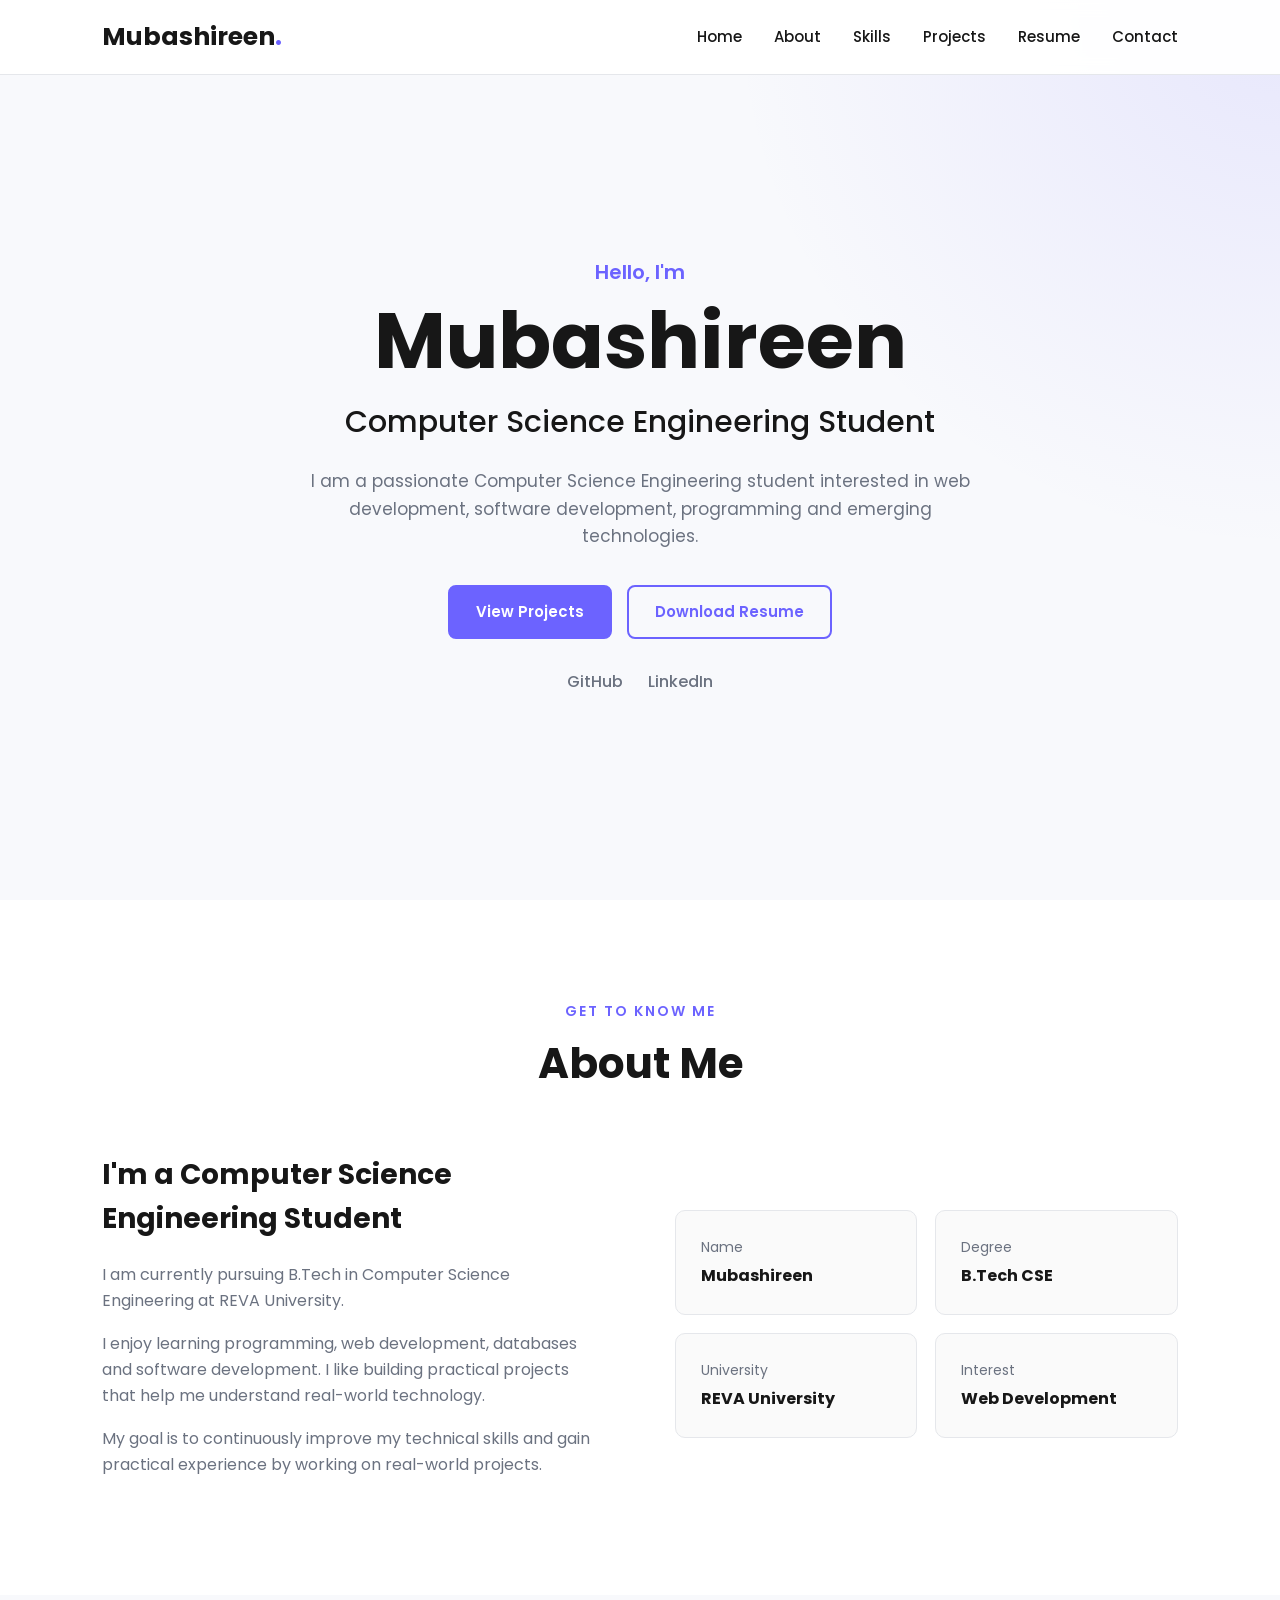
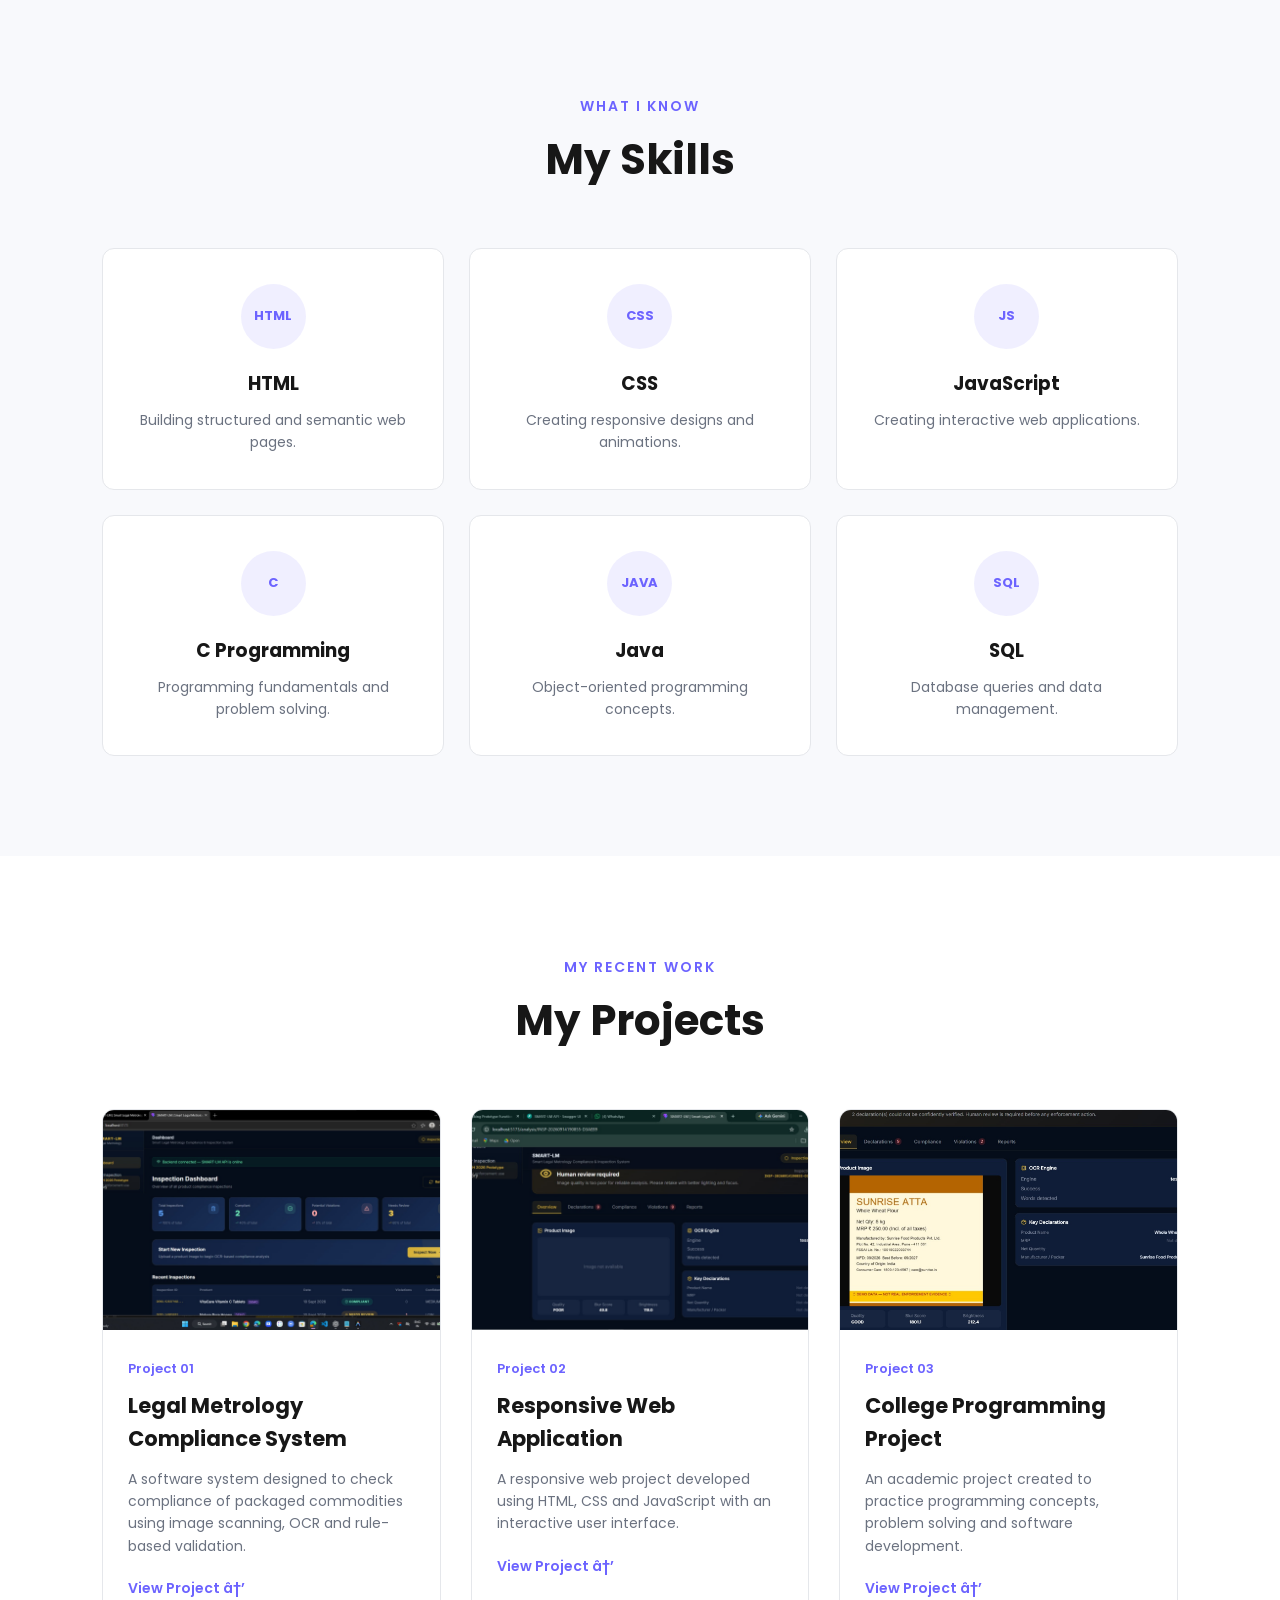
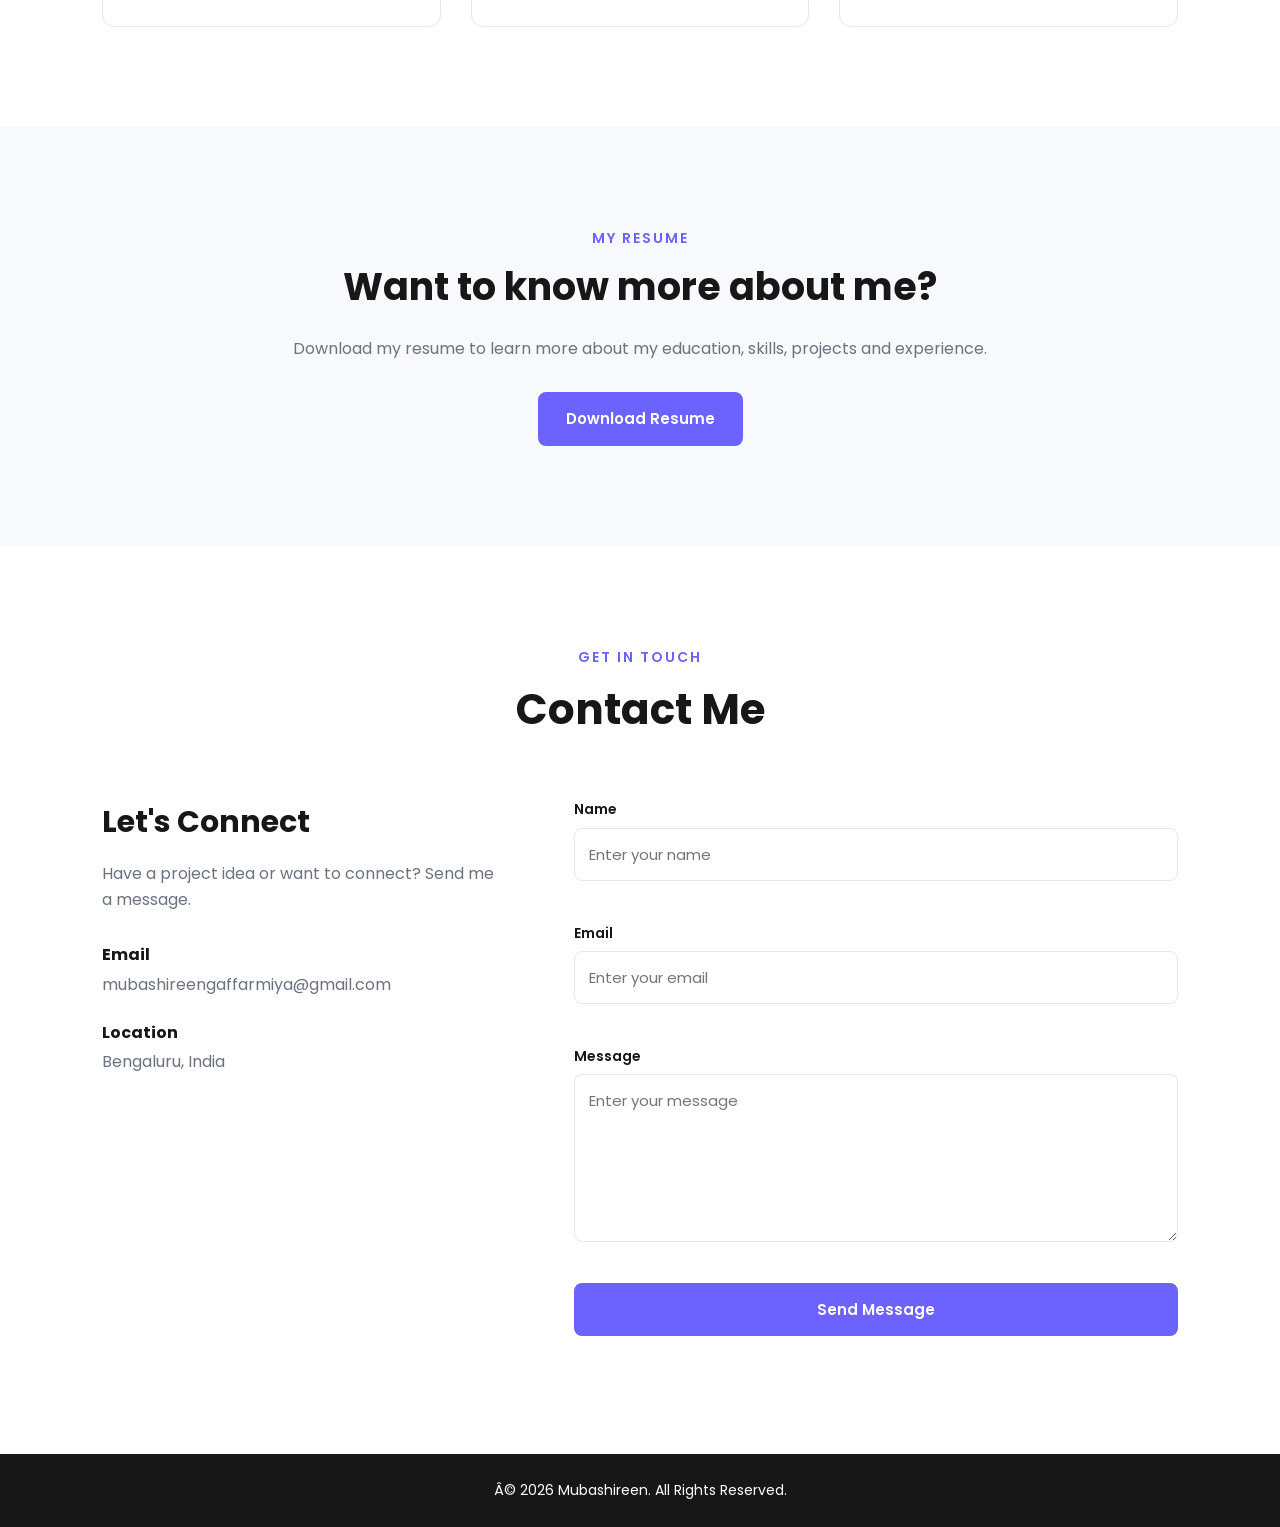
<file: TASK_1_PORTFOLIO/index.html>
﻿<!DOCTYPE html>
<html lang="en">

<head>

    <meta charset="UTF-8">

    <meta name="viewport"
          content="width=device-width, initial-scale=1.0">

    <meta name="description"
          content="Mubashireen - Computer Science Engineering Student Portfolio">

    <title>Mubashireen | Portfolio</title>

    <!-- Google Font -->
    <link rel="preconnect" href="https://fonts.googleapis.com">
    <link rel="preconnect" href="https://fonts.gstatic.com" crossorigin>

    <link href="https://fonts.googleapis.com/css2?family=Poppins:wght@300;400;500;600;700&display=swap"
          rel="stylesheet">

    <!-- CSS -->
    <link rel="stylesheet" href="css/style.css">

</head>


<body>


    <!-- ================================
         NAVIGATION BAR
    ================================= -->

    <header class="header">

        <nav class="navbar">

            <a href="#home" class="logo">
                Mubashireen<span>.</span>
            </a>


            <ul class="nav-links" id="navLinks">

                <li>
                    <a href="#home">Home</a>
                </li>

                <li>
                    <a href="#about">About</a>
                </li>

                <li>
                    <a href="#skills">Skills</a>
                </li>

                <li>
                    <a href="#projects">Projects</a>
                </li>

                <li>
                    <a href="#resume">Resume</a>
                </li>

                <li>
                    <a href="#contact">Contact</a>
                </li>

            </ul>


            <button class="menu-toggle"
                    id="menuToggle"
                    aria-label="Open navigation menu">

                â˜°

            </button>

        </nav>

    </header>



    <!-- ================================
         HOME SECTION
    ================================= -->

    <main>

        <section id="home" class="home section">

            <div class="home-content reveal">

                <p class="intro">
                    Hello, I'm
                </p>


                <h1>
                    Mubashireen
                </h1>


                <h2>
                    Computer Science Engineering Student
                </h2>


                <p class="home-description">

                    I am a passionate Computer Science Engineering
                    student interested in web development, software
                    development, programming and emerging technologies.

                </p>


                <div class="home-buttons">

                    <a href="#projects" class="btn primary-btn">
                        View Projects
                    </a>


                    <a href="resume/resume.pdf"
                       class="btn secondary-btn"
                       download>

                        Download Resume

                    </a>

                </div>


                <div class="social-links">

                    <a href="https://github.com/"
                       target="_blank"
                       rel="noopener noreferrer">

                        GitHub

                    </a>


                    <a href="https://www.linkedin.com/"
                       target="_blank"
                       rel="noopener noreferrer">

                        LinkedIn

                    </a>

                </div>

            </div>

        </section>



        <!-- ================================
             ABOUT SECTION
        ================================= -->

        <section id="about" class="about section">

            <div class="section-heading reveal">

                <p class="section-subtitle">
                    Get To Know Me
                </p>

                <h2>
                    About Me
                </h2>

            </div>


            <div class="about-container">

                <div class="about-text reveal">

                    <h3>
                        I'm a Computer Science Engineering Student
                    </h3>


                    <p>

                        I am currently pursuing B.Tech in Computer
                        Science Engineering at REVA University.

                    </p>


                    <p>

                        I enjoy learning programming, web development,
                        databases and software development. I like
                        building practical projects that help me
                        understand real-world technology.

                    </p>


                    <p>

                        My goal is to continuously improve my technical
                        skills and gain practical experience by working
                        on real-world projects.

                    </p>

                </div>


                <div class="about-details reveal">

                    <div class="detail-box">

                        <span>Name</span>

                        <strong>
                            Mubashireen
                        </strong>

                    </div>


                    <div class="detail-box">

                        <span>Degree</span>

                        <strong>
                            B.Tech CSE
                        </strong>

                    </div>


                    <div class="detail-box">

                        <span>University</span>

                        <strong>
                            REVA University
                        </strong>

                    </div>


                    <div class="detail-box">

                        <span>Interest</span>

                        <strong>
                            Web Development
                        </strong>

                    </div>

                </div>

            </div>

        </section>



        <!-- ================================
             SKILLS SECTION
        ================================= -->

        <section id="skills" class="skills section">

            <div class="section-heading reveal">

                <p class="section-subtitle">
                    What I Know
                </p>

                <h2>
                    My Skills
                </h2>

            </div>


            <div class="skills-container">


                <div class="skill-card reveal">

                    <div class="skill-icon">
                        HTML
                    </div>

                    <h3>
                        HTML
                    </h3>

                    <p>
                        Building structured and semantic web pages.
                    </p>

                </div>



                <div class="skill-card reveal">

                    <div class="skill-icon">
                        CSS
                    </div>

                    <h3>
                        CSS
                    </h3>

                    <p>
                        Creating responsive designs and animations.
                    </p>

                </div>



                <div class="skill-card reveal">

                    <div class="skill-icon">
                        JS
                    </div>

                    <h3>
                        JavaScript
                    </h3>

                    <p>
                        Creating interactive web applications.
                    </p>

                </div>



                <div class="skill-card reveal">

                    <div class="skill-icon">
                        C
                    </div>

                    <h3>
                        C Programming
                    </h3>

                    <p>
                        Programming fundamentals and problem solving.
                    </p>

                </div>



                <div class="skill-card reveal">

                    <div class="skill-icon">
                        JAVA
                    </div>

                    <h3>
                        Java
                    </h3>

                    <p>
                        Object-oriented programming concepts.
                    </p>

                </div>



                <div class="skill-card reveal">

                    <div class="skill-icon">
                        SQL
                    </div>

                    <h3>
                        SQL
                    </h3>

                    <p>
                        Database queries and data management.
                    </p>

                </div>


            </div>

        </section>



        <!-- ================================
             PROJECTS SECTION
        ================================= -->

        <section id="projects" class="projects section">

            <div class="section-heading reveal">

                <p class="section-subtitle">
                    My Recent Work
                </p>

                <h2>
                    My Projects
                </h2>

            </div>


            <div class="projects-container">


                <!-- PROJECT 1 -->

                <article class="project-card reveal">

                    <div class="project-image">

                        <img src="images/project1.jpeg"
                             alt="Legal Metrology Compliance System">

                    </div>


                    <div class="project-content">

                        <span class="project-number">
                            Project 01
                        </span>


                        <h3>
                            Legal Metrology Compliance System
                        </h3>


                        <p>

                            A software system designed to check
                            compliance of packaged commodities using
                            image scanning, OCR and rule-based
                            validation.

                        </p>


                        <!-- <a href="#"
                           class="project-link"> -->
                            <a href="https://github.com/Mubashireengaffarmiya/SIH_PROJECT"
                                target="_blank"
                                rel="noopener noreferrer"
                                class="project-link">

                            View Project â†’

                        </a>

                    </div>

                </article>



                <!-- PROJECT 2 -->

                <article class="project-card reveal">

                    <div class="project-image">

                        <img src="images/project2.jpeg"
                             alt="Web Development Project">

                    </div>


                    <div class="project-content">

                        <span class="project-number">
                            Project 02
                        </span>


                        <h3>
                            Responsive Web Application
                        </h3>


                        <p>

                            A responsive web project developed using
                            HTML, CSS and JavaScript with an interactive
                            user interface.

                        </p>


                        <a href="#"
                           class="project-link">

                            View Project â†’

                        </a>

                    </div>

                </article>



                <!-- PROJECT 3 -->

                <article class="project-card reveal">

                    <div class="project-image">

                        <img src="images/project3.jpeg"
                             alt="College Programming Project">

                    </div>


                    <div class="project-content">

                        <span class="project-number">
                            Project 03
                        </span>


                        <h3>
                            College Programming Project
                        </h3>


                        <p>

                            An academic project created to practice
                            programming concepts, problem solving and
                            software development.

                        </p>


                        <a href="#"
                           class="project-link">

                            View Project â†’

                        </a>

                    </div>

                </article>


            </div>

        </section>



        <!-- ================================
             RESUME SECTION
        ================================= -->

        <section id="resume" class="resume section">

            <div class="resume-container reveal">

                <p class="section-subtitle">
                    My Resume
                </p>


                <h2>
                    Want to know more about me?
                </h2>


                <p>

                    Download my resume to learn more about my
                    education, skills, projects and experience.

                </p>


                <a href="resume/resume.pdf"
                   class="btn primary-btn"
                   download>

                    Download Resume

                </a>

            </div>

        </section>



        <!-- ================================
             CONTACT SECTION
        ================================= -->

        <section id="contact" class="contact section">

            <div class="section-heading reveal">

                <p class="section-subtitle">
                    Get In Touch
                </p>

                <h2>
                    Contact Me
                </h2>

            </div>


            <div class="contact-container">


                <div class="contact-info reveal">

                    <h3>
                        Let's Connect
                    </h3>


                    <p>

                        Have a project idea or want to connect?
                        Send me a message.

                    </p>


                    <div class="contact-item">

                        <strong>Email</strong>

                        <span>
                            mubashireengaffarmiya@gmail.com
                        </span>

                    </div>


                    <div class="contact-item">

                        <strong>Location</strong>

                        <span>
                            Bengaluru, India
                        </span>

                    </div>

                </div>



                <form id="contactForm"
                      class="contact-form reveal"
                      novalidate>


                    <div class="form-group">

                        <label for="name">
                            Name
                        </label>

                        <input type="text"
                               id="name"
                               name="name"
                               placeholder="Enter your name">

                        <small id="nameError"></small>

                    </div>



                    <div class="form-group">

                        <label for="email">
                            Email
                        </label>

                        <input type="email"
                               id="email"
                               name="email"
                               placeholder="Enter your email">

                        <small id="emailError"></small>

                    </div>



                    <div class="form-group">

                        <label for="message">
                            Message
                        </label>

                        <textarea id="message"
                                  name="message"
                                  rows="6"
                                  placeholder="Enter your message"></textarea>

                        <small id="messageError"></small>

                    </div>


                    <button type="submit"
                            class="btn primary-btn">

                        Send Message

                    </button>


                    <p id="formMessage"
                       class="form-message">
                    </p>

                </form>

            </div>

        </section>

    </main>



    <!-- ================================
         FOOTER
    ================================= -->

    <footer class="footer">

        <p>

            Â© <span id="year"></span>
            Mubashireen. All Rights Reserved.

        </p>

    </footer>



    <!-- JavaScript -->
    <script src="js/script.js"></script>

</body>

</html>
</file>
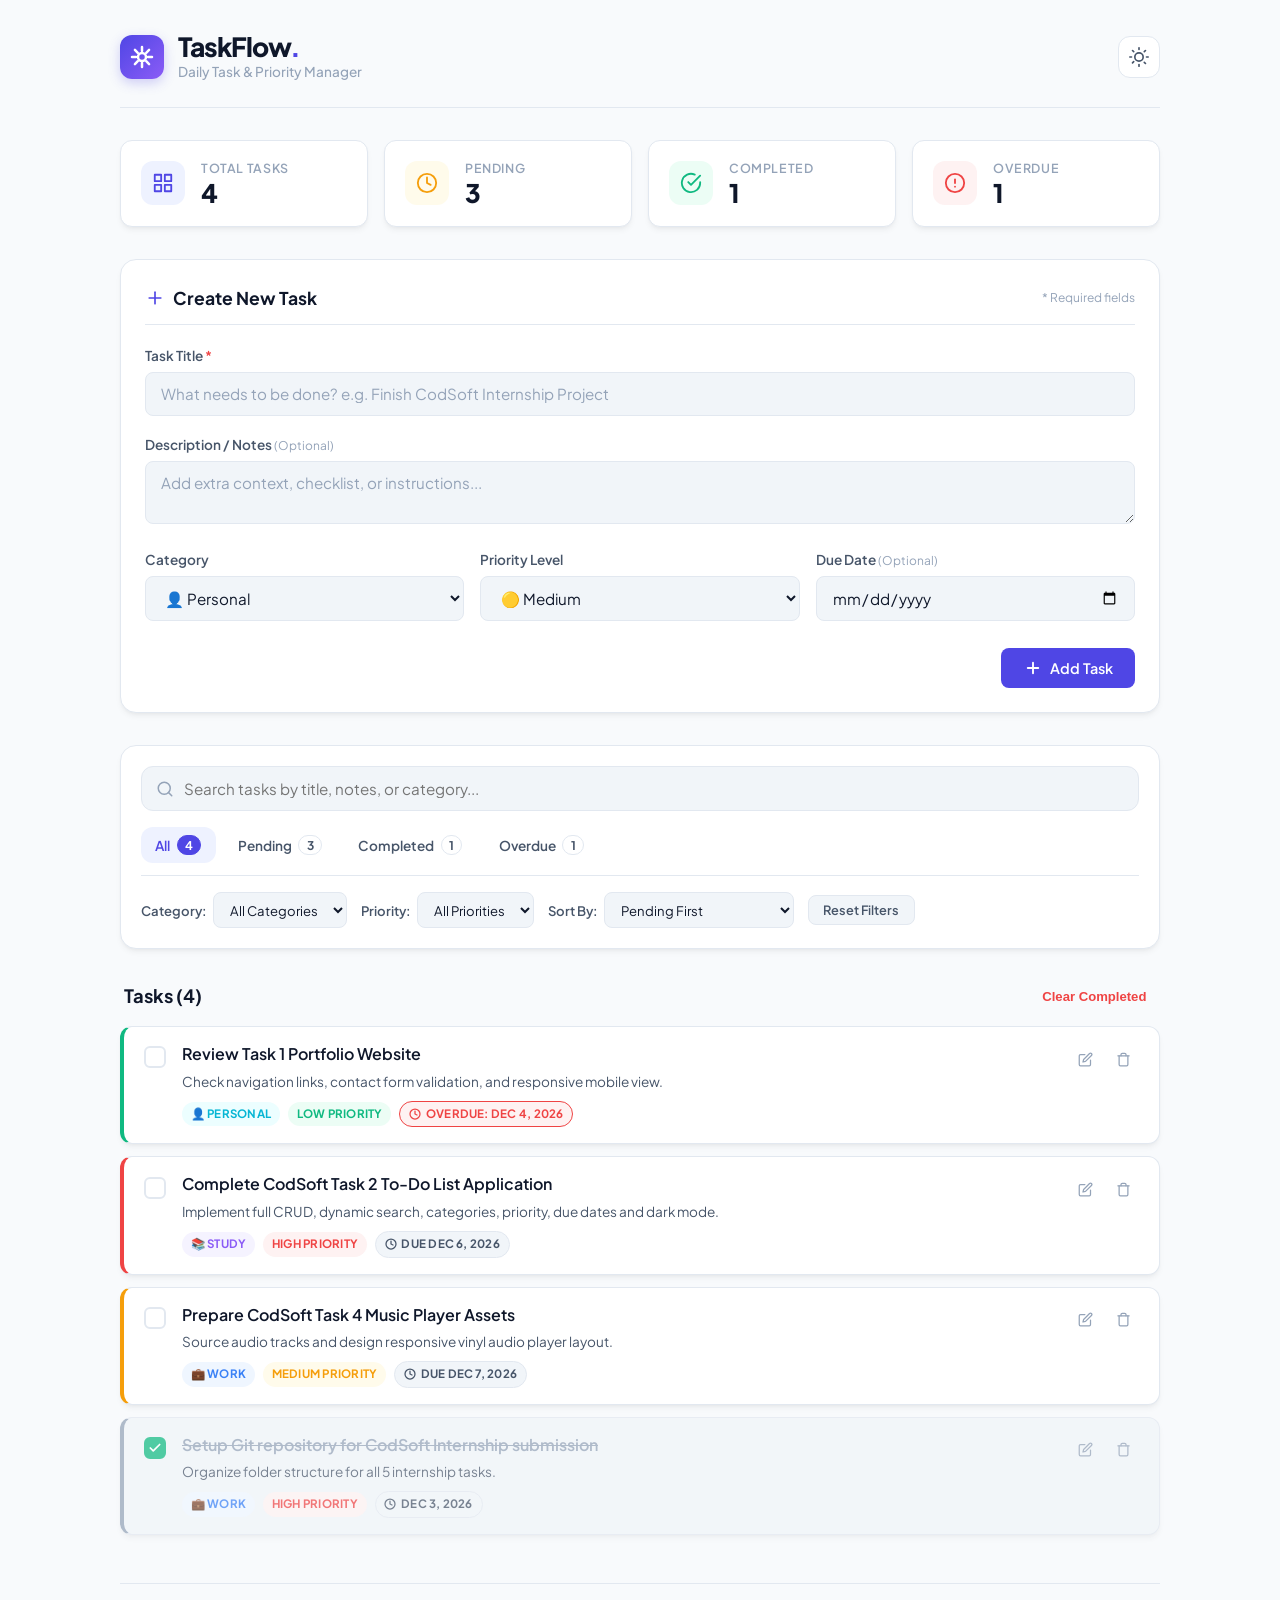
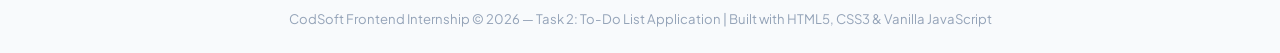
<file: TASK_2_TODO/index.html>
<!DOCTYPE html>
<html lang="en" data-theme="light">
<head>
    <meta charset="UTF-8">
    <meta name="viewport" content="width=device-width, initial-scale=1.0">
    <meta name="description" content="TaskFlow - A modern, responsive To-Do List and Task Management application with categories, priorities, due dates, and dark mode.">
    <title>TaskFlow | CodSoft Task 2</title>

    <!-- Google Fonts -->
    <link rel="preconnect" href="https://fonts.googleapis.com">
    <link rel="preconnect" href="https://fonts.gstatic.com" crossorigin>
    <link href="https://fonts.googleapis.com/css2?family=Plus+Jakarta+Sans:wght@300;400;500;600;700;800&display=swap" rel="stylesheet">

    <!-- CSS Stylesheet -->
    <link rel="stylesheet" href="css/style.css">
</head>
<body>
    <!-- App Container -->
    <div class="app-wrapper">
        <!-- Header -->
        <header class="app-header">
            <div class="header-container">
                <div class="brand">
                    <div class="logo-icon" aria-hidden="true">
                        <svg width="24" height="24" viewBox="0 0 24 24" fill="none" stroke="currentColor" stroke-width="2.5" stroke-linecap="round" stroke-linejoin="round">
                            <path d="M12 2v4M12 18v4M4.93 4.93l2.83 2.83M16.24 16.24l2.83 2.83M2 12h4M18 12h4M4.93 19.07l2.83-2.83M16.24 7.76l2.83-2.83"/>
                            <circle cx="12" cy="12" r="4"/>
                        </svg>
                    </div>
                    <div class="brand-text">
                        <h1 class="app-title">TaskFlow<span>.</span></h1>
                        <p class="app-subtitle">Daily Task & Priority Manager</p>
                    </div>
                </div>

                <div class="header-actions">
                    <!-- Theme Toggle -->
                    <button id="themeToggleBtn" class="theme-toggle-btn" aria-label="Toggle dark mode" title="Switch theme">
                        <svg class="sun-icon" width="20" height="20" viewBox="0 0 24 24" fill="none" stroke="currentColor" stroke-width="2" stroke-linecap="round" stroke-linejoin="round">
                            <circle cx="12" cy="12" r="5"></circle>
                            <line x1="12" y1="1" x2="12" y2="3"></line>
                            <line x1="12" y1="21" x2="12" y2="23"></line>
                            <line x1="4.22" y1="4.22" x2="5.64" y2="5.64"></line>
                            <line x1="18.36" y1="18.36" x2="19.78" y2="19.78"></line>
                            <line x1="1" y1="12" x2="3" y2="12"></line>
                            <line x1="21" y1="12" x2="23" y2="12"></line>
                            <line x1="4.22" y1="19.07" x2="5.64" y2="17.64"></line>
                            <line x1="18.36" y1="5.64" x2="19.78" y2="4.22"></line>
                        </svg>
                        <svg class="moon-icon" width="20" height="20" viewBox="0 0 24 24" fill="none" stroke="currentColor" stroke-width="2" stroke-linecap="round" stroke-linejoin="round">
                            <path d="M21 12.79A9 9 0 1 1 11.21 3 7 7 0 0 0 21 12.79z"></path>
                        </svg>
                    </button>
                </div>
            </div>
        </header>

        <!-- Main Content -->
        <main class="main-content">
            <!-- Stats Dashboard Bar -->
            <section class="stats-section" aria-label="Task statistics">
                <div class="stat-card" data-filter="all" id="statCardTotal" role="button" tabindex="0" title="Click to show all tasks">
                    <div class="stat-icon total-icon" aria-hidden="true">
                        <svg width="22" height="22" viewBox="0 0 24 24" fill="none" stroke="currentColor" stroke-width="2" stroke-linecap="round" stroke-linejoin="round">
                            <rect x="3" y="3" width="7" height="7"></rect>
                            <rect x="14" y="3" width="7" height="7"></rect>
                            <rect x="14" y="14" width="7" height="7"></rect>
                            <rect x="3" y="14" width="7" height="7"></rect>
                        </svg>
                    </div>
                    <div class="stat-info">
                        <span class="stat-label">Total Tasks</span>
                        <span class="stat-value" id="totalTasksCount">0</span>
                    </div>
                </div>

                <div class="stat-card" data-filter="pending" id="statCardPending" role="button" tabindex="0" title="Click to show pending tasks">
                    <div class="stat-icon pending-icon" aria-hidden="true">
                        <svg width="22" height="22" viewBox="0 0 24 24" fill="none" stroke="currentColor" stroke-width="2" stroke-linecap="round" stroke-linejoin="round">
                            <circle cx="12" cy="12" r="10"></circle>
                            <polyline points="12 6 12 12 16 14"></polyline>
                        </svg>
                    </div>
                    <div class="stat-info">
                        <span class="stat-label">Pending</span>
                        <span class="stat-value" id="pendingTasksCount">0</span>
                    </div>
                </div>

                <div class="stat-card" data-filter="completed" id="statCardCompleted" role="button" tabindex="0" title="Click to show completed tasks">
                    <div class="stat-icon completed-icon" aria-hidden="true">
                        <svg width="22" height="22" viewBox="0 0 24 24" fill="none" stroke="currentColor" stroke-width="2" stroke-linecap="round" stroke-linejoin="round">
                            <path d="M22 11.08V12a10 10 0 1 1-5.93-9.14"></path>
                            <polyline points="22 4 12 14.01 9 11.01"></polyline>
                        </svg>
                    </div>
                    <div class="stat-info">
                        <span class="stat-label">Completed</span>
                        <span class="stat-value" id="completedTasksCount">0</span>
                    </div>
                </div>

                <div class="stat-card" data-filter="overdue" id="statCardOverdue" role="button" tabindex="0" title="Click to show overdue tasks">
                    <div class="stat-icon overdue-icon" aria-hidden="true">
                        <svg width="22" height="22" viewBox="0 0 24 24" fill="none" stroke="currentColor" stroke-width="2" stroke-linecap="round" stroke-linejoin="round">
                            <circle cx="12" cy="12" r="10"></circle>
                            <line x1="12" y1="8" x2="12" y2="12"></line>
                            <line x1="12" y1="16" x2="12.01" y2="16"></line>
                        </svg>
                    </div>
                    <div class="stat-info">
                        <span class="stat-label">Overdue</span>
                        <span class="stat-value" id="overdueTasksCount">0</span>
                    </div>
                </div>
            </section>

            <!-- Task Creation Form Card -->
            <section class="task-form-card" aria-labelledby="formHeading">
                <div class="form-header">
                    <h2 id="formHeading" class="form-title">
                        <svg width="20" height="20" viewBox="0 0 24 24" fill="none" stroke="currentColor" stroke-width="2" stroke-linecap="round" stroke-linejoin="round">
                            <line x1="12" y1="5" x2="12" y2="19"></line>
                            <line x1="5" y1="12" x2="19" y2="12"></line>
                        </svg>
                        Create New Task
                    </h2>
                    <span class="required-hint">* Required fields</span>
                </div>

                <form id="taskForm" class="task-form" novalidate>
                    <!-- Title Input -->
                    <div class="form-group full-width">
                        <label for="taskTitle" class="form-label">Task Title <span class="required-star">*</span></label>
                        <div class="input-wrapper">
                            <input 
                                type="text" 
                                id="taskTitle" 
                                class="form-input" 
                                placeholder="What needs to be done? e.g. Finish CodSoft Internship Project" 
                                maxlength="120"
                                autocomplete="off"
                                required
                            >
                        </div>
                        <span class="error-message" id="titleError">Task title is required and cannot be empty.</span>
                    </div>

                    <!-- Description Input -->
                    <div class="form-group full-width">
                        <label for="taskDescription" class="form-label">Description / Notes <span class="optional-tag">(Optional)</span></label>
                        <div class="input-wrapper">
                            <textarea 
                                id="taskDescription" 
                                class="form-input textarea" 
                                rows="2" 
                                placeholder="Add extra context, checklist, or instructions..."
                                maxlength="300"
                            ></textarea>
                        </div>
                    </div>

                    <!-- Meta Options Grid -->
                    <div class="form-grid">
                        <!-- Category -->
                        <div class="form-group">
                            <label for="taskCategory" class="form-label">Category</label>
                            <div class="select-wrapper">
                                <select id="taskCategory" class="form-select">
                                    <option value="Work">💼 Work</option>
                                    <option value="Study">📚 Study</option>
                                    <option value="Personal" selected>👤 Personal</option>
                                    <option value="Health">💪 Health</option>
                                    <option value="Finance">💰 Finance</option>
                                    <option value="Other">📌 Other</option>
                                </select>
                            </div>
                        </div>

                        <!-- Priority -->
                        <div class="form-group">
                            <label for="taskPriority" class="form-label">Priority Level</label>
                            <div class="select-wrapper">
                                <select id="taskPriority" class="form-select">
                                    <option value="Low">🟢 Low</option>
                                    <option value="Medium" selected>🟡 Medium</option>
                                    <option value="High">🔴 High</option>
                                </select>
                            </div>
                        </div>

                        <!-- Due Date -->
                        <div class="form-group">
                            <label for="taskDueDate" class="form-label">Due Date <span class="optional-tag">(Optional)</span></label>
                            <div class="input-wrapper">
                                <input type="date" id="taskDueDate" class="form-input">
                            </div>
                        </div>
                    </div>

                    <!-- Submit Button -->
                    <div class="form-actions">
                        <button type="submit" class="btn btn-primary" id="addTaskBtn">
                            <svg width="18" height="18" viewBox="0 0 24 24" fill="none" stroke="currentColor" stroke-width="2.5" stroke-linecap="round" stroke-linejoin="round">
                                <line x1="12" y1="5" x2="12" y2="19"></line>
                                <line x1="5" y1="12" x2="19" y2="12"></line>
                            </svg>
                            Add Task
                        </button>
                    </div>
                </form>
            </section>

            <!-- Control Bar: Search, Filters & Sorting -->
            <section class="controls-section" aria-label="Task controls and filters">
                <!-- Search Box -->
                <div class="search-box">
                    <div class="search-icon" aria-hidden="true">
                        <svg width="18" height="18" viewBox="0 0 24 24" fill="none" stroke="currentColor" stroke-width="2" stroke-linecap="round" stroke-linejoin="round">
                            <circle cx="11" cy="11" r="8"></circle>
                            <line x1="21" y1="21" x2="16.65" y2="16.65"></line>
                        </svg>
                    </div>
                    <input 
                        type="search" 
                        id="searchInput" 
                        class="search-input" 
                        placeholder="Search tasks by title, notes, or category..."
                        aria-label="Search tasks"
                    >
                    <button type="button" id="clearSearchBtn" class="clear-search-btn" aria-label="Clear search" title="Clear search">
                        ✕
                    </button>
                </div>

                <!-- Status Tabs -->
                <div class="filter-tabs" role="tablist" aria-label="Filter tasks by status">
                    <button class="filter-tab active" data-status="all" role="tab" aria-selected="true">
                        All <span class="tab-badge" id="tabBadgeAll">0</span>
                    </button>
                    <button class="filter-tab" data-status="pending" role="tab" aria-selected="false">
                        Pending <span class="tab-badge" id="tabBadgePending">0</span>
                    </button>
                    <button class="filter-tab" data-status="completed" role="tab" aria-selected="false">
                        Completed <span class="tab-badge" id="tabBadgeCompleted">0</span>
                    </button>
                    <button class="filter-tab" data-status="overdue" role="tab" aria-selected="false">
                        Overdue <span class="tab-badge" id="tabBadgeOverdue">0</span>
                    </button>
                </div>

                <!-- Filters & Sorting Row -->
                <div class="filter-dropdowns">
                    <!-- Filter by Category -->
                    <div class="dropdown-group">
                        <label for="filterCategory" class="dropdown-label">Category:</label>
                        <select id="filterCategory" class="dropdown-select">
                            <option value="all">All Categories</option>
                            <option value="Work">Work</option>
                            <option value="Study">Study</option>
                            <option value="Personal">Personal</option>
                            <option value="Health">Health</option>
                            <option value="Finance">Finance</option>
                            <option value="Other">Other</option>
                        </select>
                    </div>

                    <!-- Filter by Priority -->
                    <div class="dropdown-group">
                        <label for="filterPriority" class="dropdown-label">Priority:</label>
                        <select id="filterPriority" class="dropdown-select">
                            <option value="all">All Priorities</option>
                            <option value="High">High</option>
                            <option value="Medium">Medium</option>
                            <option value="Low">Low</option>
                        </select>
                    </div>

                    <!-- Sort By -->
                    <div class="dropdown-group">
                        <label for="sortBy" class="dropdown-label">Sort By:</label>
                        <select id="sortBy" class="dropdown-select">
                            <option value="pendingFirst">Pending First</option>
                            <option value="dueDateAsc">Due Date (Earliest First)</option>
                            <option value="dueDateDesc">Due Date (Latest First)</option>
                            <option value="priorityHigh">Priority (High to Low)</option>
                            <option value="newest">Newest Created</option>
                            <option value="oldest">Oldest Created</option>
                            <option value="alphabetical">Title (A-Z)</option>
                        </select>
                    </div>

                    <!-- Clear Filters Button -->
                    <button id="resetFiltersBtn" class="btn btn-secondary btn-sm" title="Reset all filters">
                        Reset Filters
                    </button>
                </div>
            </section>

            <!-- Task List Section -->
            <section class="task-list-section" aria-label="Task list">
                <div class="list-header">
                    <h2 class="list-title">Tasks (<span id="visibleTasksCount">0</span>)</h2>
                    <div class="list-actions">
                        <button id="clearCompletedBtn" class="btn-text-danger" title="Remove all completed tasks">
                            Clear Completed
                        </button>
                    </div>
                </div>

                <!-- Task Cards Container -->
                <div id="taskList" class="task-list" role="list">
                    <!-- Tasks will be dynamically inserted here -->
                </div>

                <!-- Empty States -->
                <div id="emptyStateNoTasks" class="empty-state hidden">
                    <div class="empty-icon" aria-hidden="true">
                        <svg width="64" height="64" viewBox="0 0 24 24" fill="none" stroke="currentColor" stroke-width="1.5" stroke-linecap="round" stroke-linejoin="round">
                            <path d="M14 2H6a2 2 0 0 0-2 2v16a2 2 0 0 0 2 2h12a2 2 0 0 0 2-2V8z"></path>
                            <polyline points="14 2 14 8 20 8"></polyline>
                            <line x1="12" y1="18" x2="12" y2="12"></line>
                            <line x1="9" y1="15" x2="15" y2="15"></line>
                        </svg>
                    </div>
                    <h3 class="empty-title">No tasks yet!</h3>
                    <p class="empty-description">Get organized and boost productivity by adding your first task above.</p>
                </div>

                <div id="emptyStateNoResults" class="empty-state hidden">
                    <div class="empty-icon" aria-hidden="true">
                        <svg width="64" height="64" viewBox="0 0 24 24" fill="none" stroke="currentColor" stroke-width="1.5" stroke-linecap="round" stroke-linejoin="round">
                            <circle cx="11" cy="11" r="8"></circle>
                            <line x1="21" y1="21" x2="16.65" y2="16.65"></line>
                        </svg>
                    </div>
                    <h3 class="empty-title">No matching tasks found</h3>
                    <p class="empty-description">Try adjusting your search query, status tab, or active filters.</p>
                    <button id="emptyResetBtn" class="btn btn-primary btn-sm">Reset All Filters</button>
                </div>
            </section>
        </main>

        <!-- Footer -->
        <footer class="app-footer">
            <p>CodSoft Frontend Internship &copy; 2026 — Task 2: To-Do List Application | Built with HTML5, CSS3 &amp; Vanilla JavaScript</p>
        </footer>
    </div>

    <!-- Edit Task Modal -->
    <div id="editModal" class="modal-overlay hidden" role="dialog" aria-modal="true" aria-labelledby="editModalTitle">
        <div class="modal-card">
            <div class="modal-header">
                <h3 id="editModalTitle" class="modal-title">
                    <svg width="20" height="20" viewBox="0 0 24 24" fill="none" stroke="currentColor" stroke-width="2" stroke-linecap="round" stroke-linejoin="round">
                        <path d="M11 4H4a2 2 0 0 0-2 2v14a2 2 0 0 0 2 2h14a2 2 0 0 0 2-2v-7"></path>
                        <path d="M18.5 2.5a2.121 2.121 0 0 1 3 3L12 15l-4 1 1-4 9.5-9.5z"></path>
                    </svg>
                    Edit Task
                </h3>
                <button type="button" class="modal-close-btn" id="closeEditModalBtn" aria-label="Close edit modal">✕</button>
            </div>

            <form id="editTaskForm" novalidate>
                <input type="hidden" id="editTaskId">

                <div class="form-group full-width">
                    <label for="editTaskTitle" class="form-label">Task Title <span class="required-star">*</span></label>
                    <div class="input-wrapper">
                        <input type="text" id="editTaskTitle" class="form-input" maxlength="120" required>
                    </div>
                    <span class="error-message" id="editTitleError">Task title cannot be empty.</span>
                </div>

                <div class="form-group full-width">
                    <label for="editTaskDescription" class="form-label">Description / Notes</label>
                    <div class="input-wrapper">
                        <textarea id="editTaskDescription" class="form-input textarea" rows="2" maxlength="300"></textarea>
                    </div>
                </div>

                <div class="form-grid">
                    <div class="form-group">
                        <label for="editTaskCategory" class="form-label">Category</label>
                        <select id="editTaskCategory" class="form-select">
                            <option value="Work">💼 Work</option>
                            <option value="Study">📚 Study</option>
                            <option value="Personal">👤 Personal</option>
                            <option value="Health">💪 Health</option>
                            <option value="Finance">💰 Finance</option>
                            <option value="Other">📌 Other</option>
                        </select>
                    </div>

                    <div class="form-group">
                        <label for="editTaskPriority" class="form-label">Priority</label>
                        <select id="editTaskPriority" class="form-select">
                            <option value="Low">🟢 Low</option>
                            <option value="Medium">🟡 Medium</option>
                            <option value="High">🔴 High</option>
                        </select>
                    </div>

                    <div class="form-group">
                        <label for="editTaskDueDate" class="form-label">Due Date</label>
                        <input type="date" id="editTaskDueDate" class="form-input">
                    </div>
                </div>

                <div class="modal-actions">
                    <button type="button" class="btn btn-secondary" id="cancelEditBtn">Cancel</button>
                    <button type="submit" class="btn btn-primary" id="saveEditBtn">Save Changes</button>
                </div>
            </form>
        </div>
    </div>

    <!-- Delete Confirmation Modal -->
    <div id="deleteModal" class="modal-overlay hidden" role="dialog" aria-modal="true" aria-labelledby="deleteModalTitle">
        <div class="modal-card modal-sm">
            <div class="modal-header">
                <div class="modal-icon-danger" aria-hidden="true">
                    <svg width="24" height="24" viewBox="0 0 24 24" fill="none" stroke="currentColor" stroke-width="2" stroke-linecap="round" stroke-linejoin="round">
                        <polyline points="3 6 5 6 21 6"></polyline>
                        <path d="M19 6v14a2 2 0 0 1-2 2H7a2 2 0 0 1-2-2V6m3 0V4a2 2 0 0 1 2-2h4a2 2 0 0 1 2 2v2"></path>
                        <line x1="10" y1="11" x2="10" y2="17"></line>
                        <line x1="14" y1="11" x2="14" y2="17"></line>
                    </svg>
                </div>
                <div>
                    <h3 id="deleteModalTitle" class="modal-title">Delete Task?</h3>
                    <p class="modal-subtitle">Are you sure you want to delete this task? This action cannot be undone.</p>
                </div>
            </div>
            <div class="modal-actions">
                <button type="button" class="btn btn-secondary" id="cancelDeleteBtn">Cancel</button>
                <button type="button" class="btn btn-danger" id="confirmDeleteBtn">Delete</button>
            </div>
        </div>
    </div>

    <!-- Toast Notification Container -->
    <div id="toastContainer" class="toast-container" aria-live="polite" aria-atomic="true"></div>

    <!-- JavaScript Application Logic -->
    <script src="js/script.js"></script>
</body>
</html>
</file>
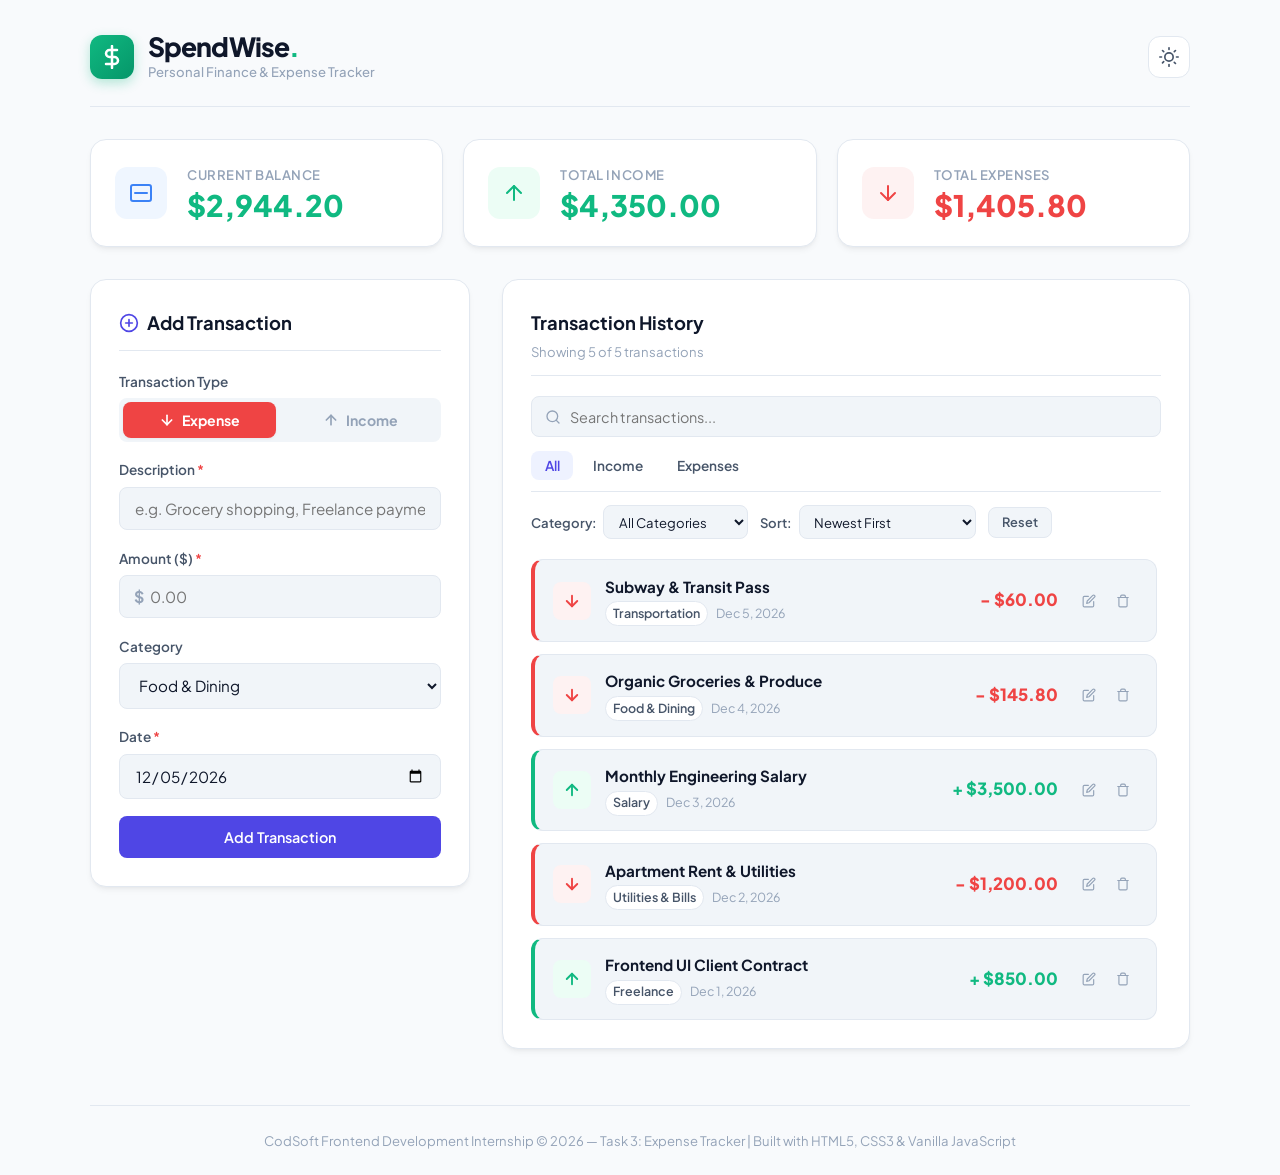
<file: TASK_3_EXPENSE_TRACKER/index.html>
<!DOCTYPE html>
<html lang="en" data-theme="light">
<head>
    <meta charset="UTF-8">
    <meta name="viewport" content="width=device-width, initial-scale=1.0">
    <meta name="description" content="SpendWise - A modern personal expense tracking application. Track income, monitor expenses, and gain financial clarity.">
    <title>SpendWise | CodSoft Task 3 Expense Tracker</title>

    <!-- Google Fonts -->
    <link rel="preconnect" href="https://fonts.googleapis.com">
    <link rel="preconnect" href="https://fonts.gstatic.com" crossorigin>
    <link href="https://fonts.googleapis.com/css2?family=Plus+Jakarta+Sans:wght@300;400;500;600;700;800&display=swap" rel="stylesheet">

    <!-- Stylesheet -->
    <link rel="stylesheet" href="css/style.css">
</head>
<body>
    <div class="app-wrapper">
        <!-- Header -->
        <header class="app-header">
            <div class="header-container">
                <div class="brand">
                    <div class="logo-icon" aria-hidden="true">
                        <svg width="24" height="24" viewBox="0 0 24 24" fill="none" stroke="currentColor" stroke-width="2.5" stroke-linecap="round" stroke-linejoin="round">
                            <line x1="12" y1="1" x2="12" y2="23"></line>
                            <path d="M17 5H9.5a3.5 3.5 0 0 0 0 7h5a3.5 3.5 0 0 1 0 7H6"></path>
                        </svg>
                    </div>
                    <div class="brand-text">
                        <h1 class="app-title">SpendWise<span>.</span></h1>
                        <p class="app-subtitle">Personal Finance &amp; Expense Tracker</p>
                    </div>
                </div>

                <div class="header-actions">
                    <!-- Theme Toggle -->
                    <button id="themeToggleBtn" class="theme-toggle-btn" aria-label="Toggle dark mode" title="Switch theme">
                        <svg class="sun-icon" width="20" height="20" viewBox="0 0 24 24" fill="none" stroke="currentColor" stroke-width="2" stroke-linecap="round" stroke-linejoin="round">
                            <circle cx="12" cy="12" r="5"></circle>
                            <line x1="12" y1="1" x2="12" y2="3"></line>
                            <line x1="12" y1="21" x2="12" y2="23"></line>
                            <line x1="4.22" y1="4.22" x2="5.64" y2="5.64"></line>
                            <line x1="18.36" y1="18.36" x2="19.78" y2="19.78"></line>
                            <line x1="1" y1="12" x2="3" y2="12"></line>
                            <line x1="21" y1="12" x2="23" y2="12"></line>
                            <line x1="4.22" y1="19.07" x2="5.64" y2="17.64"></line>
                            <line x1="18.36" y1="5.64" x2="19.78" y2="4.22"></line>
                        </svg>
                        <svg class="moon-icon" width="20" height="20" viewBox="0 0 24 24" fill="none" stroke="currentColor" stroke-width="2" stroke-linecap="round" stroke-linejoin="round">
                            <path d="M21 12.79A9 9 0 1 1 11.21 3 7 7 0 0 0 21 12.79z"></path>
                        </svg>
                    </button>
                </div>
            </div>
        </header>

        <!-- Main Content -->
        <main class="main-content">
            <!-- Summary Cards Section -->
            <section class="summary-section" aria-label="Financial Summary Cards">
                <!-- Current Balance Card -->
                <div class="summary-card balance-card">
                    <div class="summary-icon balance-icon" aria-hidden="true">
                        <svg width="24" height="24" viewBox="0 0 24 24" fill="none" stroke="currentColor" stroke-width="2" stroke-linecap="round" stroke-linejoin="round">
                            <rect x="2" y="4" width="20" height="16" rx="2"></rect>
                            <line x1="6" y1="12" x2="18" y2="12"></line>
                        </svg>
                    </div>
                    <div class="summary-details">
                        <span class="summary-label">Current Balance</span>
                        <span class="summary-amount" id="totalBalance">$0.00</span>
                    </div>
                </div>

                <!-- Total Income Card -->
                <div class="summary-card income-card">
                    <div class="summary-icon income-icon" aria-hidden="true">
                        <svg width="24" height="24" viewBox="0 0 24 24" fill="none" stroke="currentColor" stroke-width="2" stroke-linecap="round" stroke-linejoin="round">
                            <line x1="12" y1="19" x2="12" y2="5"></line>
                            <polyline points="5 12 12 5 19 12"></polyline>
                        </svg>
                    </div>
                    <div class="summary-details">
                        <span class="summary-label">Total Income</span>
                        <span class="summary-amount" id="totalIncome">$0.00</span>
                    </div>
                </div>

                <!-- Total Expenses Card -->
                <div class="summary-card expense-card">
                    <div class="summary-icon expense-icon" aria-hidden="true">
                        <svg width="24" height="24" viewBox="0 0 24 24" fill="none" stroke="currentColor" stroke-width="2" stroke-linecap="round" stroke-linejoin="round">
                            <line x1="12" y1="5" x2="12" y2="19"></line>
                            <polyline points="19 12 12 19 5 12"></polyline>
                        </svg>
                    </div>
                    <div class="summary-details">
                        <span class="summary-label">Total Expenses</span>
                        <span class="summary-amount" id="totalExpenses">$0.00</span>
                    </div>
                </div>
            </section>

            <!-- Grid: Add Transaction Form & Transaction History -->
            <div class="content-grid">
                <!-- Left Column: Add Transaction Card -->
                <section class="form-section" aria-labelledby="formTitle">
                    <div class="card form-card">
                        <div class="card-header">
                            <h2 id="formTitle" class="card-title">
                                <svg width="20" height="20" viewBox="0 0 24 24" fill="none" stroke="currentColor" stroke-width="2" stroke-linecap="round" stroke-linejoin="round">
                                    <circle cx="12" cy="12" r="10"></circle>
                                    <line x1="12" y1="8" x2="12" y2="16"></line>
                                    <line x1="8" y1="12" x2="16" y2="12"></line>
                                </svg>
                                Add Transaction
                            </h2>
                        </div>

                        <form id="transactionForm" novalidate>
                            <!-- Type Toggle: Expense vs Income -->
                            <div class="form-group">
                                <label class="form-label">Transaction Type</label>
                                <div class="type-toggle-group" role="radiogroup" aria-label="Transaction Type">
                                    <button type="button" class="type-toggle-btn active-expense" id="btnTypeExpense" data-type="expense" role="radio" aria-checked="true">
                                        <svg width="16" height="16" viewBox="0 0 24 24" fill="none" stroke="currentColor" stroke-width="2.5" stroke-linecap="round" stroke-linejoin="round">
                                            <line x1="12" y1="5" x2="12" y2="19"></line>
                                            <polyline points="19 12 12 19 5 12"></polyline>
                                        </svg>
                                        Expense
                                    </button>
                                    <button type="button" class="type-toggle-btn" id="btnTypeIncome" data-type="income" role="radio" aria-checked="false">
                                        <svg width="16" height="16" viewBox="0 0 24 24" fill="none" stroke="currentColor" stroke-width="2.5" stroke-linecap="round" stroke-linejoin="round">
                                            <line x1="12" y1="19" x2="12" y2="5"></line>
                                            <polyline points="5 12 12 5 19 12"></polyline>
                                        </svg>
                                        Income
                                    </button>
                                </div>
                                <input type="hidden" id="transactionType" value="expense">
                            </div>

                            <!-- Description -->
                            <div class="form-group">
                                <label for="txDescription" class="form-label">Description <span class="required-star">*</span></label>
                                <input type="text" id="txDescription" class="form-input" placeholder="e.g. Grocery shopping, Freelance payment" maxlength="100" required>
                                <span class="error-message" id="descError">Description is required.</span>
                            </div>

                            <!-- Amount -->
                            <div class="form-group">
                                <label for="txAmount" class="form-label">Amount ($) <span class="required-star">*</span></label>
                                <div class="amount-input-wrapper">
                                    <span class="currency-prefix">$</span>
                                    <input type="number" id="txAmount" class="form-input amount-input" placeholder="0.00" step="0.01" min="0.01" required>
                                </div>
                                <span class="error-message" id="amountError">Please enter a valid amount greater than $0.</span>
                            </div>

                            <!-- Category -->
                            <div class="form-group">
                                <label for="txCategory" class="form-label">Category</label>
                                <select id="txCategory" class="form-select">
                                    <!-- Populated dynamically based on type -->
                                </select>
                            </div>

                            <!-- Date -->
                            <div class="form-group">
                                <label for="txDate" class="form-label">Date <span class="required-star">*</span></label>
                                <input type="date" id="txDate" class="form-input" required>
                                <span class="error-message" id="dateError">Date is required.</span>
                            </div>

                            <!-- Submit Button -->
                            <button type="submit" class="btn btn-primary btn-block" id="addTxBtn">
                                Add Transaction
                            </button>
                        </form>
                    </div>
                </section>

                <!-- Right Column: Transaction History & Controls -->
                <section class="history-section" aria-labelledby="historyTitle">
                    <div class="card history-card">
                        <div class="history-header">
                            <div>
                                <h2 id="historyTitle" class="card-title">Transaction History</h2>
                                <span class="history-sub" id="historyCounter">Showing 0 transactions</span>
                            </div>
                        </div>

                        <!-- Controls: Search, Type Tabs & Category Filter -->
                        <div class="history-controls">
                            <!-- Search -->
                            <div class="search-box">
                                <svg class="search-icon" width="16" height="16" viewBox="0 0 24 24" fill="none" stroke="currentColor" stroke-width="2" stroke-linecap="round" stroke-linejoin="round">
                                    <circle cx="11" cy="11" r="8"></circle>
                                    <line x1="21" y1="21" x2="16.65" y2="16.65"></line>
                                </svg>
                                <input type="search" id="historySearch" class="search-input" placeholder="Search transactions..." aria-label="Search transactions">
                                <button type="button" id="clearSearchBtn" class="clear-search-btn" aria-label="Clear search">✕</button>
                            </div>

                            <!-- Filter Tabs -->
                            <div class="history-tabs" role="tablist">
                                <button class="filter-tab active" data-filter="all" role="tab" aria-selected="true">All</button>
                                <button class="filter-tab" data-filter="income" role="tab" aria-selected="false">Income</button>
                                <button class="filter-tab" data-filter="expense" role="tab" aria-selected="false">Expenses</button>
                            </div>

                            <!-- Category & Sort Dropdowns -->
                            <div class="filter-dropdowns">
                                <div class="dropdown-group">
                                    <label for="filterCategorySelect" class="dropdown-label">Category:</label>
                                    <select id="filterCategorySelect" class="dropdown-select">
                                        <option value="all">All Categories</option>
                                    </select>
                                </div>

                                <div class="dropdown-group">
                                    <label for="sortBySelect" class="dropdown-label">Sort:</label>
                                    <select id="sortBySelect" class="dropdown-select">
                                        <option value="dateDesc">Newest First</option>
                                        <option value="dateAsc">Oldest First</option>
                                        <option value="amountHigh">Amount (High to Low)</option>
                                        <option value="amountLow">Amount (Low to High)</option>
                                    </select>
                                </div>

                                <button id="resetFiltersBtn" class="btn btn-secondary btn-sm" title="Reset all filters">Reset</button>
                            </div>
                        </div>

                        <!-- Transactions List Container -->
                        <div class="transaction-list" id="transactionList" role="list">
                            <!-- Transactions populated dynamically -->
                        </div>

                        <!-- Empty State -->
                        <div class="empty-state hidden" id="emptyState">
                            <svg width="48" height="48" viewBox="0 0 24 24" fill="none" stroke="currentColor" stroke-width="1.5" stroke-linecap="round" stroke-linejoin="round">
                                <rect x="2" y="4" width="20" height="16" rx="2"></rect>
                                <line x1="6" y1="12" x2="18" y2="12"></line>
                            </svg>
                            <h3 class="empty-title">No transactions found</h3>
                            <p class="empty-desc">Add a new transaction or adjust your search and filters.</p>
                            <button id="emptyResetBtn" class="btn btn-primary btn-sm">Reset Filters</button>
                        </div>
                    </div>
                </section>
            </div>
        </main>

        <!-- Footer -->
        <footer class="app-footer">
            <p>CodSoft Frontend Development Internship &copy; 2026 — Task 3: Expense Tracker | Built with HTML5, CSS3 &amp; Vanilla JavaScript</p>
        </footer>
    </div>

    <!-- Edit Transaction Modal -->
    <div id="editModal" class="modal-overlay hidden" role="dialog" aria-modal="true" aria-labelledby="editModalTitle">
        <div class="modal-card">
            <div class="modal-header">
                <h3 id="editModalTitle" class="modal-title">
                    <svg width="20" height="20" viewBox="0 0 24 24" fill="none" stroke="currentColor" stroke-width="2" stroke-linecap="round" stroke-linejoin="round">
                        <path d="M11 4H4a2 2 0 0 0-2 2v14a2 2 0 0 0 2 2h14a2 2 0 0 0 2-2v-7"></path>
                        <path d="M18.5 2.5a2.121 2.121 0 0 1 3 3L12 15l-4 1 1-4 9.5-9.5z"></path>
                    </svg>
                    Edit Transaction
                </h3>
                <button type="button" class="modal-close-btn" id="closeEditModalBtn" aria-label="Close edit modal">✕</button>
            </div>

            <form id="editTxForm" novalidate>
                <input type="hidden" id="editTxId">

                <div class="form-group">
                    <label class="form-label">Transaction Type</label>
                    <div class="type-toggle-group">
                        <button type="button" class="type-toggle-btn" id="editBtnTypeExpense" data-type="expense">Expense</button>
                        <button type="button" class="type-toggle-btn" id="editBtnTypeIncome" data-type="income">Income</button>
                    </div>
                    <input type="hidden" id="editTransactionType">
                </div>

                <div class="form-group">
                    <label for="editTxDescription" class="form-label">Description <span class="required-star">*</span></label>
                    <input type="text" id="editTxDescription" class="form-input" maxlength="100" required>
                    <span class="error-message" id="editDescError">Description is required.</span>
                </div>

                <div class="form-group">
                    <label for="editTxAmount" class="form-label">Amount ($) <span class="required-star">*</span></label>
                    <div class="amount-input-wrapper">
                        <span class="currency-prefix">$</span>
                        <input type="number" id="editTxAmount" class="form-input amount-input" step="0.01" min="0.01" required>
                    </div>
                    <span class="error-message" id="editAmountError">Please enter a valid amount greater than $0.</span>
                </div>

                <div class="form-group">
                    <label for="editTxCategory" class="form-label">Category</label>
                    <select id="editTxCategory" class="form-select"></select>
                </div>

                <div class="form-group">
                    <label for="editTxDate" class="form-label">Date <span class="required-star">*</span></label>
                    <input type="date" id="editTxDate" class="form-input" required>
                    <span class="error-message" id="editDateError">Date is required.</span>
                </div>

                <div class="modal-actions">
                    <button type="button" class="btn btn-secondary" id="cancelEditBtn">Cancel</button>
                    <button type="submit" class="btn btn-primary" id="saveEditBtn">Save Changes</button>
                </div>
            </form>
        </div>
    </div>

    <!-- Delete Confirmation Modal -->
    <div id="deleteModal" class="modal-overlay hidden" role="dialog" aria-modal="true" aria-labelledby="deleteModalTitle">
        <div class="modal-card modal-sm">
            <div class="modal-header">
                <div class="modal-icon-danger">
                    <svg width="24" height="24" viewBox="0 0 24 24" fill="none" stroke="currentColor" stroke-width="2" stroke-linecap="round" stroke-linejoin="round">
                        <polyline points="3 6 5 6 21 6"></polyline>
                        <path d="M19 6v14a2 2 0 0 1-2 2H7a2 2 0 0 1-2-2V6m3 0V4a2 2 0 0 1 2-2h4a2 2 0 0 1 2 2v2"></path>
                    </svg>
                </div>
                <div>
                    <h3 id="deleteModalTitle" class="modal-title">Delete Transaction?</h3>
                    <p class="modal-subtitle">Are you sure you want to remove this transaction? This action cannot be undone.</p>
                </div>
            </div>
            <div class="modal-actions">
                <button type="button" class="btn btn-secondary" id="cancelDeleteBtn">Cancel</button>
                <button type="button" class="btn btn-danger" id="confirmDeleteBtn">Delete</button>
            </div>
        </div>
    </div>

    <!-- Toast Container -->
    <div id="toastContainer" class="toast-container" aria-live="polite"></div>

    <!-- Script -->
    <script src="js/script.js"></script>
</body>
</html>
</file>
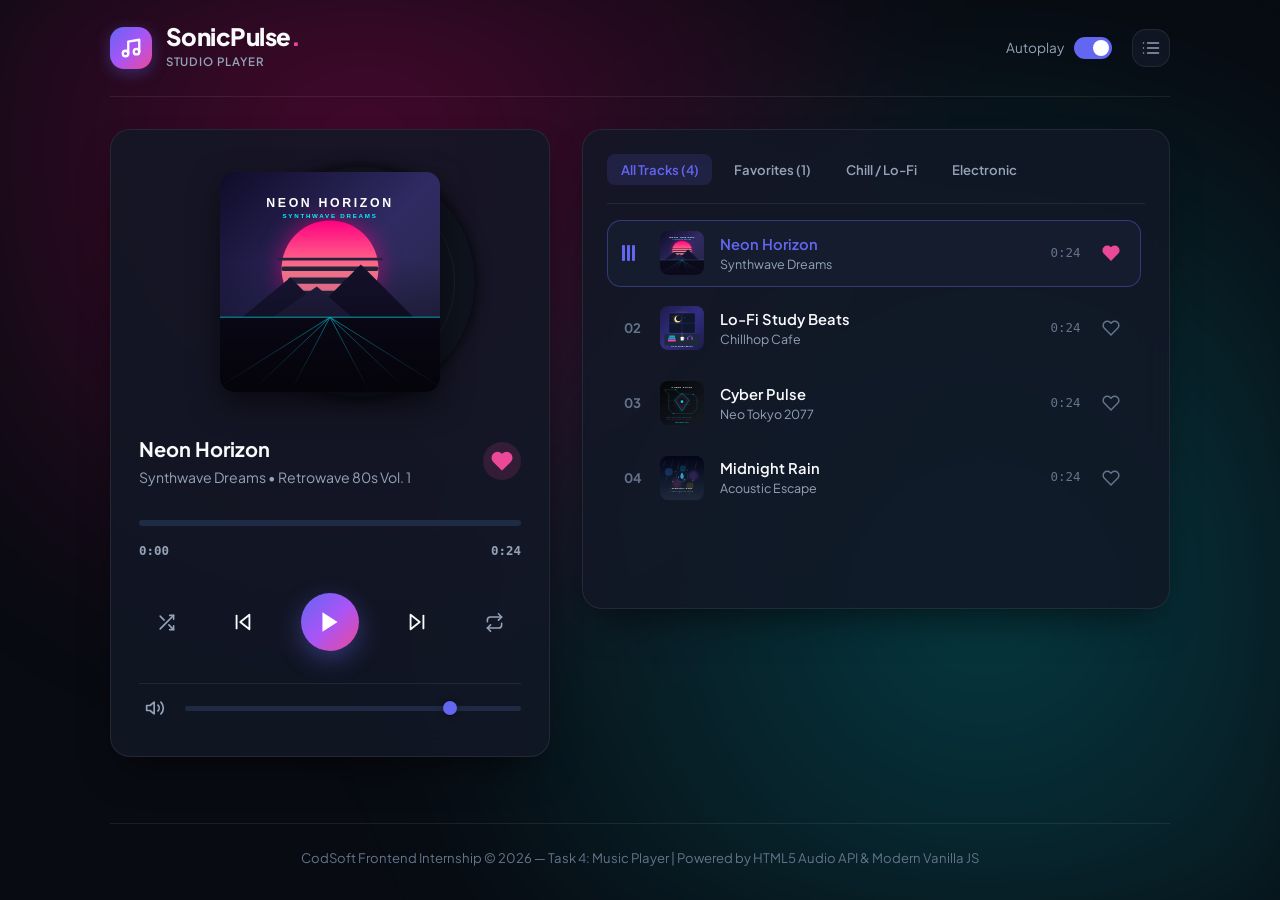
<file: TASK_4_MUSIC_PLAYER/index.html>
<!DOCTYPE html>
<html lang="en">
<head>
    <meta charset="UTF-8">
    <meta name="viewport" content="width=device-width, initial-scale=1.0">
    <meta name="description" content="SonicPulse - Modern HTML5 Music Player with Playlists, Shuffle, Repeat, Favorites, and Audio Visualizer.">
    <title>SonicPulse | CodSoft Task 4 Music Player</title>

    <!-- Google Fonts -->
    <link rel="preconnect" href="https://fonts.googleapis.com">
    <link rel="preconnect" href="https://fonts.gstatic.com" crossorigin>
    <link href="https://fonts.googleapis.com/css2?family=Plus+Jakarta+Sans:wght@300;400;500;600;700;800&display=swap" rel="stylesheet">

    <!-- Stylesheet -->
    <link rel="stylesheet" href="css/style.css">
</head>
<body>
    <!-- Dynamic Ambient Background Glow -->
    <div class="ambient-backdrop" id="ambientBackdrop"></div>

    <div class="app-layout">
        <!-- App Header -->
        <header class="player-header">
            <div class="brand">
                <div class="brand-logo" aria-hidden="true">
                    <svg width="22" height="22" viewBox="0 0 24 24" fill="none" stroke="currentColor" stroke-width="2.5" stroke-linecap="round" stroke-linejoin="round">
                        <path d="M9 18V5l12-2v13"></path>
                        <circle cx="6" cy="18" r="3"></circle>
                        <circle cx="18" cy="16" r="3"></circle>
                    </svg>
                </div>
                <div class="brand-info">
                    <h1 class="brand-title">SonicPulse<span>.</span></h1>
                    <span class="brand-tag">Studio Player</span>
                </div>
            </div>

            <!-- Top Header Controls (Autoplay & Audio Status) -->
            <div class="header-right-controls">
                <div class="autoplay-toggle-wrapper" title="Automatically play next track">
                    <label for="autoplayToggle" class="switch-label">Autoplay</label>
                    <label class="switch">
                        <input type="checkbox" id="autoplayToggle" checked>
                        <span class="slider"></span>
                    </label>
                </div>

                <button id="togglePlaylistBtn" class="btn-icon header-btn" aria-label="Toggle playlist drawer" title="Toggle playlist">
                    <svg width="20" height="20" viewBox="0 0 24 24" fill="none" stroke="currentColor" stroke-width="2" stroke-linecap="round" stroke-linejoin="round">
                        <line x1="8" y1="6" x2="21" y2="6"></line>
                        <line x1="8" y1="12" x2="21" y2="12"></line>
                        <line x1="8" y1="18" x2="21" y2="18"></line>
                        <line x1="3" y1="6" x2="3.01" y2="6"></line>
                        <line x1="3" y1="12" x2="3.01" y2="12"></line>
                        <line x1="3" y1="18" x2="3.01" y2="18"></line>
                    </svg>
                </button>
            </div>
        </header>

        <!-- Main Music Player Container -->
        <main class="player-main">
            <!-- Left/Top: Artwork & Current Playing Showcase -->
            <section class="now-playing-card" aria-label="Now playing track">
                <!-- Vinyl / Album Art Container -->
                <div class="artwork-wrapper">
                    <div class="vinyl-disc" id="vinylDisc" aria-hidden="true">
                        <div class="vinyl-groove"></div>
                        <div class="vinyl-groove"></div>
                        <div class="vinyl-center"></div>
                    </div>
                    <div class="artwork-container">
                        <img src="assets/images/neon_horizon.svg" alt="Album Cover" id="albumArt" class="album-art">
                        <div class="artwork-overlay">
                            <!-- Visualizer Equalizer Waves -->
                            <div class="visualizer-bars" id="visualizerBars" aria-hidden="true">
                                <span class="v-bar"></span>
                                <span class="v-bar"></span>
                                <span class="v-bar"></span>
                                <span class="v-bar"></span>
                                <span class="v-bar"></span>
                            </div>
                        </div>
                    </div>
                </div>

                <!-- Track Metadata & Favorite -->
                <div class="track-meta-section">
                    <div class="meta-texts">
                        <h2 class="track-title" id="trackTitle">Neon Horizon</h2>
                        <p class="track-artist" id="trackArtist">Synthwave Dreams • Retrowave 80s</p>
                    </div>
                    <button id="favoriteBtn" class="btn-icon favorite-btn" aria-label="Add to favorites" title="Favorite track">
                        <svg width="22" height="22" viewBox="0 0 24 24" fill="none" stroke="currentColor" stroke-width="2" stroke-linecap="round" stroke-linejoin="round">
                            <path d="M20.84 4.61a5.5 5.5 0 0 0-7.78 0L12 5.67l-1.06-1.06a5.5 5.5 0 0 0-7.78 7.78l1.06 1.06L12 21.23l7.78-7.78 1.06-1.06a5.5 5.5 0 0 0 0-7.78z"></path>
                        </svg>
                    </button>
                </div>

                <!-- Progress / Seek Bar -->
                <div class="progress-section">
                    <div class="progress-bar-container" id="progressBarContainer" role="slider" aria-label="Track progress" aria-valuemin="0" aria-valuemax="100" aria-valuenow="0" tabindex="0">
                        <div class="progress-bar-rail">
                            <div class="progress-bar-fill" id="progressBarFill"></div>
                            <div class="progress-thumb" id="progressThumb"></div>
                        </div>
                    </div>
                    <div class="time-display">
                        <span id="currentTime">0:00</span>
                        <span id="totalDuration">0:00</span>
                    </div>
                </div>

                <!-- Primary Playback Controls -->
                <div class="controls-toolbar">
                    <!-- Shuffle Button -->
                    <button id="shuffleBtn" class="btn-icon control-sub-btn" aria-label="Toggle shuffle" title="Shuffle mode">
                        <svg width="19" height="19" viewBox="0 0 24 24" fill="none" stroke="currentColor" stroke-width="2" stroke-linecap="round" stroke-linejoin="round">
                            <polyline points="16 3 21 3 21 8"></polyline>
                            <line x1="4" y1="20" x2="21" y2="3"></line>
                            <polyline points="21 16 21 21 16 21"></polyline>
                            <line x1="15" y1="15" x2="21" y2="21"></line>
                            <line x1="4" y1="4" x2="9" y2="9"></line>
                        </svg>
                    </button>

                    <!-- Previous Track -->
                    <button id="prevBtn" class="btn-icon control-nav-btn" aria-label="Previous track" title="Previous track (P)">
                        <svg width="22" height="22" viewBox="0 0 24 24" fill="none" stroke="currentColor" stroke-width="2" stroke-linecap="round" stroke-linejoin="round">
                            <polygon points="19 20 9 12 19 4 19 20"></polygon>
                            <line x1="5" y1="19" x2="5" y2="5"></line>
                        </svg>
                    </button>

                    <!-- Play / Pause Button -->
                    <button id="playPauseBtn" class="btn-play-pause" aria-label="Play track" title="Play / Pause (Space)">
                        <svg class="play-svg" width="26" height="26" viewBox="0 0 24 24" fill="currentColor">
                            <polygon points="5 3 19 12 5 21 5 3"></polygon>
                        </svg>
                        <svg class="pause-svg" width="26" height="26" viewBox="0 0 24 24" fill="currentColor">
                            <rect x="6" y="4" width="4" height="16" rx="1"></rect>
                            <rect x="14" y="4" width="4" height="16" rx="1"></rect>
                        </svg>
                    </button>

                    <!-- Next Track -->
                    <button id="nextBtn" class="btn-icon control-nav-btn" aria-label="Next track" title="Next track (N)">
                        <svg width="22" height="22" viewBox="0 0 24 24" fill="none" stroke="currentColor" stroke-width="2" stroke-linecap="round" stroke-linejoin="round">
                            <polygon points="5 4 15 12 5 20 5 4"></polygon>
                            <line x1="19" y1="5" x2="19" y2="19"></line>
                        </svg>
                    </button>

                    <!-- Repeat Button -->
                    <button id="repeatBtn" class="btn-icon control-sub-btn" aria-label="Toggle repeat mode" title="Repeat mode (Off / All / One)">
                        <svg class="repeat-icon" width="19" height="19" viewBox="0 0 24 24" fill="none" stroke="currentColor" stroke-width="2" stroke-linecap="round" stroke-linejoin="round">
                            <polyline points="17 1 21 5 17 9"></polyline>
                            <path d="M3 11V9a4 4 0 0 1 4-4h14"></path>
                            <polyline points="7 23 3 19 7 15"></polyline>
                            <path d="M21 13v2a4 4 0 0 1-4 4H3"></path>
                        </svg>
                        <span class="repeat-one-indicator">1</span>
                    </button>
                </div>

                <!-- Volume Bar -->
                <div class="volume-container">
                    <button id="muteBtn" class="btn-icon mute-btn" aria-label="Mute / Unmute" title="Mute / Unmute (M)">
                        <!-- Volume High -->
                        <svg class="vol-high-icon" width="20" height="20" viewBox="0 0 24 24" fill="none" stroke="currentColor" stroke-width="2" stroke-linecap="round" stroke-linejoin="round">
                            <polygon points="11 5 6 9 2 9 2 15 6 15 11 19 11 5"></polygon>
                            <path d="M19.07 4.93a10 10 0 0 1 0 14.14M15.54 8.46a5 5 0 0 1 0 7.07"></path>
                        </svg>
                        <!-- Volume Muted -->
                        <svg class="vol-muted-icon" width="20" height="20" viewBox="0 0 24 24" fill="none" stroke="currentColor" stroke-width="2" stroke-linecap="round" stroke-linejoin="round">
                            <polygon points="11 5 6 9 2 9 2 15 6 15 11 19 11 5"></polygon>
                            <line x1="23" y1="9" x2="17" y2="15"></line>
                            <line x1="17" y1="9" x2="23" y2="15"></line>
                        </svg>
                    </button>
                    <div class="volume-slider-wrapper">
                        <input type="range" id="volumeSlider" min="0" max="1" step="0.01" value="0.8" class="volume-slider" aria-label="Volume slider">
                    </div>
                </div>
            </section>

            <!-- Right/Bottom: Playlist & Queue Section -->
            <section class="playlist-section" id="playlistSection" aria-label="Music playlist and queues">
                <div class="playlist-header">
                    <div class="playlist-tabs" role="tablist">
                        <button class="playlist-tab active" data-filter="all" role="tab" aria-selected="true">
                            All Tracks (<span id="allTracksBadge">0</span>)
                        </button>
                        <button class="playlist-tab" data-filter="favorites" role="tab" aria-selected="false">
                            Favorites (<span id="favoritesBadge">0</span>)
                        </button>
                        <button class="playlist-tab" data-filter="chill" role="tab" aria-selected="false">
                            Chill / Lo-Fi
                        </button>
                        <button class="playlist-tab" data-filter="electronic" role="tab" aria-selected="false">
                            Electronic
                        </button>
                    </div>
                </div>

                <!-- Track List -->
                <div class="track-list" id="trackList" role="list">
                    <!-- Dynamic track items will be generated here -->
                </div>

                <!-- Empty Playlist State -->
                <div class="empty-playlist hidden" id="emptyPlaylistState">
                    <svg width="48" height="48" viewBox="0 0 24 24" fill="none" stroke="currentColor" stroke-width="1.5" stroke-linecap="round" stroke-linejoin="round">
                        <path d="M9 18V5l12-2v13"></path>
                        <circle cx="6" cy="18" r="3"></circle>
                        <circle cx="18" cy="16" r="3"></circle>
                    </svg>
                    <p class="empty-text">No tracks in this playlist yet.</p>
                    <p class="empty-subtext">Click the heart icon on any song to add it to Favorites.</p>
                </div>
            </section>
        </main>

        <!-- Hidden Native HTML5 Audio Element -->
        <audio id="audioPlayer" preload="metadata"></audio>

        <!-- Toast Feedback -->
        <div id="playerToast" class="player-toast" aria-live="polite"></div>

        <!-- Footer -->
        <footer class="player-footer">
            <p>CodSoft Frontend Internship &copy; 2026 — Task 4: Music Player | Powered by HTML5 Audio API &amp; Modern Vanilla JS</p>
        </footer>
    </div>

    <!-- Script -->
    <script src="js/script.js"></script>
</body>
</html>
</file>
<file: TASK_1_PORTFOLIO/css/style.css>
/* =========================================
   RESET
========================================= */

* {
    margin: 0;
    padding: 0;
    box-sizing: border-box;
}


html {
    scroll-behavior: smooth;
}


body {
    font-family: "Poppins", sans-serif;

    line-height: 1.6;

    background: #f8f9fc;

    color: #171717;

    overflow-x: hidden;
}


a {
    text-decoration: none;

    color: inherit;
}


ul {
    list-style: none;
}


img {
    width: 100%;

    display: block;
}


button,
input,
textarea {
    font-family: inherit;
}



/* =========================================
   VARIABLES
========================================= */

:root {

    --primary: #6c63ff;

    --primary-dark: #5148d8;

    --dark: #171717;

    --light: #ffffff;

    --gray: #6b7280;

    --border: #e5e7eb;

    --section-bg: #ffffff;

    --shadow:
        0 15px 40px rgba(0, 0, 0, 0.08);

}



/* =========================================
   GENERAL
========================================= */

.section {

    padding: 100px 8%;

}


.section-heading {

    text-align: center;

    margin-bottom: 55px;

}


.section-subtitle {

    color: var(--primary);

    font-size: 14px;

    font-weight: 600;

    text-transform: uppercase;

    letter-spacing: 2px;

    margin-bottom: 8px;

}


.section-heading h2 {

    font-size: 42px;

    font-weight: 700;

}



/* =========================================
   NAVBAR
========================================= */

.header {

    position: fixed;

    top: 0;

    left: 0;

    width: 100%;

    z-index: 1000;

}


.navbar {

    height: 75px;

    padding: 0 8%;

    display: flex;

    align-items: center;

    justify-content: space-between;

    background: rgba(255, 255, 255, 0.95);

    backdrop-filter: blur(10px);

    border-bottom: 1px solid var(--border);

}


.logo {

    font-size: 25px;

    font-weight: 700;

}


.logo span {

    color: var(--primary);

}


.nav-links {

    display: flex;

    align-items: center;

    gap: 32px;

}


.nav-links a {

    font-size: 15px;

    font-weight: 500;

    transition: 0.3s;

    position: relative;

}


.nav-links a::after {

    content: "";

    position: absolute;

    left: 0;

    bottom: -7px;

    width: 0;

    height: 2px;

    background: var(--primary);

    transition: 0.3s;

}


.nav-links a:hover {

    color: var(--primary);

}


.nav-links a:hover::after {

    width: 100%;

}


.menu-toggle {

    display: none;

    border: none;

    background: transparent;

    font-size: 28px;

    cursor: pointer;

}



/* =========================================
   HOME
========================================= */

.home {

    min-height: 100vh;

    display: flex;

    align-items: center;

    justify-content: center;

    text-align: center;

    padding-top: 150px;

    background:
        radial-gradient(
            circle at top right,
            rgba(108, 99, 255, 0.12),
            transparent 35%
        );

}


.home-content {

    max-width: 850px;

}


.intro {

    color: var(--primary);

    font-size: 20px;

    font-weight: 600;

    margin-bottom: 10px;

}


.home-content h1 {

    font-size: clamp(45px, 8vw, 78px);

    line-height: 1.1;

    margin-bottom: 15px;

}


.home-content h2 {

    font-size: clamp(20px, 3vw, 30px);

    font-weight: 500;

    margin-bottom: 22px;

}


.home-description {

    max-width: 700px;

    margin: 0 auto 35px;

    color: var(--gray);

    font-size: 17px;

}


.home-buttons {

    display: flex;

    justify-content: center;

    gap: 15px;

    flex-wrap: wrap;

}


.btn {

    display: inline-block;

    padding: 13px 26px;

    border-radius: 8px;

    border: 2px solid var(--primary);

    font-size: 15px;

    font-weight: 600;

    cursor: pointer;

    transition: 0.3s;

}


.primary-btn {

    background: var(--primary);

    color: white;

}


.primary-btn:hover {

    background: var(--primary-dark);

    border-color: var(--primary-dark);

    transform: translateY(-3px);

    box-shadow: var(--shadow);

}


.secondary-btn {

    background: transparent;

    color: var(--primary);

}


.secondary-btn:hover {

    background: var(--primary);

    color: white;

    transform: translateY(-3px);

}


.social-links {

    margin-top: 30px;

    display: flex;

    justify-content: center;

    gap: 25px;

}


.social-links a {

    font-weight: 500;

    color: var(--gray);

    transition: 0.3s;

}


.social-links a:hover {

    color: var(--primary);

}



/* =========================================
   ABOUT
========================================= */

.about {

    background: var(--section-bg);

}


.about-container {

    max-width: 1100px;

    margin: auto;

    display: grid;

    grid-template-columns: 1fr 1fr;

    gap: 70px;

    align-items: center;

}


.about-text h3 {

    font-size: 28px;

    margin-bottom: 20px;

}


.about-text p {

    color: var(--gray);

    margin-bottom: 18px;

}


.about-details {

    display: grid;

    grid-template-columns: 1fr 1fr;

    gap: 18px;

}


.detail-box {

    padding: 25px;

    border: 1px solid var(--border);

    border-radius: 10px;

    background: #fafafa;

    transition: 0.3s;

}


.detail-box:hover {

    transform: translateY(-6px);

    box-shadow: var(--shadow);

}


.detail-box span {

    display: block;

    color: var(--gray);

    font-size: 14px;

    margin-bottom: 5px;

}


.detail-box strong {

    font-size: 16px;

}



/* =========================================
   SKILLS
========================================= */

.skills {

    background: #f8f9fc;

}


.skills-container {

    max-width: 1100px;

    margin: auto;

    display: grid;

    grid-template-columns: repeat(3, 1fr);

    gap: 25px;

}


.skill-card {

    background: white;

    padding: 35px 25px;

    border: 1px solid var(--border);

    border-radius: 12px;

    text-align: center;

    transition: 0.3s;

}


.skill-card:hover {

    transform: translateY(-10px);

    box-shadow: var(--shadow);

    border-color: var(--primary);

}


.skill-icon {

    width: 65px;

    height: 65px;

    margin: 0 auto 20px;

    display: flex;

    align-items: center;

    justify-content: center;

    border-radius: 50%;

    background: rgba(108, 99, 255, 0.1);

    color: var(--primary);

    font-size: 13px;

    font-weight: 700;

}


.skill-card h3 {

    margin-bottom: 10px;

}


.skill-card p {

    color: var(--gray);

    font-size: 14px;

}



/* =========================================
   PROJECTS
========================================= */

.projects {

    background: white;

}


.projects-container {

    max-width: 1150px;

    margin: auto;

    display: grid;

    grid-template-columns: repeat(3, 1fr);

    gap: 30px;

}


.project-card {

    background: white;

    border: 1px solid var(--border);

    border-radius: 12px;

    overflow: hidden;

    transition: 0.3s;

}


.project-card:hover {

    transform: translateY(-10px);

    box-shadow: var(--shadow);

}


.project-image {

    height: 220px;

    overflow: hidden;

    background: #e5e7eb;

}


.project-image img {

    height: 100%;

    object-fit: cover;

    transition: 0.5s;

}


.project-card:hover .project-image img {

    transform: scale(1.08);

}


.project-content {

    padding: 25px;

}


.project-number {

    color: var(--primary);

    font-size: 13px;

    font-weight: 600;

}


.project-content h3 {

    font-size: 21px;

    margin: 8px 0 12px;

}


.project-content p {

    color: var(--gray);

    font-size: 14px;

    margin-bottom: 18px;

}


.project-link {

    color: var(--primary);

    font-weight: 600;

    font-size: 14px;

}



/* =========================================
   RESUME
========================================= */

.resume {

    background: #f8f9fc;

    text-align: center;

}


.resume-container {

    max-width: 750px;

    margin: auto;

}


.resume-container h2 {

    font-size: 38px;

    margin-bottom: 18px;

}


.resume-container > p:not(.section-subtitle) {

    color: var(--gray);

    margin-bottom: 30px;

}



/* =========================================
   CONTACT
========================================= */

.contact {

    background: white;

}


.contact-container {

    max-width: 1100px;

    margin: auto;

    display: grid;

    grid-template-columns: 0.8fr 1.2fr;

    gap: 70px;

}


.contact-info h3 {

    font-size: 30px;

    margin-bottom: 15px;

}


.contact-info > p {

    color: var(--gray);

    margin-bottom: 30px;

}


.contact-item {

    display: flex;

    flex-direction: column;

    margin-bottom: 22px;

}


.contact-item strong {

    margin-bottom: 4px;

}


.contact-item span {

    color: var(--gray);

}


.contact-form {

    display: flex;

    flex-direction: column;

    gap: 18px;

}


.form-group {

    display: flex;

    flex-direction: column;

}


.form-group label {

    font-size: 14px;

    font-weight: 600;

    margin-bottom: 7px;

}


.form-group input,
.form-group textarea {

    padding: 14px;

    border: 1px solid var(--border);

    border-radius: 8px;

    outline: none;

    font-size: 15px;

    transition: 0.3s;

}


.form-group input:focus,
.form-group textarea:focus {

    border-color: var(--primary);

    box-shadow:
        0 0 0 3px rgba(108, 99, 255, 0.1);

}


.form-group textarea {

    resize: vertical;

}


.form-group small {

    color: #dc2626;

    margin-top: 5px;

    min-height: 18px;

}


.form-message {

    font-size: 14px;

    font-weight: 500;

}



/* =========================================
   FOOTER
========================================= */

.footer {

    padding: 25px;

    text-align: center;

    background: #171717;

    color: white;

    font-size: 14px;

}



/* =========================================
   SCROLL REVEAL ANIMATION
========================================= */

.reveal {

    opacity: 0;

    transform: translateY(30px);

    transition: 0.8s ease;

}


.reveal.show {

    opacity: 1;

    transform: translateY(0);

}



/* =========================================
   TABLET
========================================= */

@media (max-width: 900px) {

    .nav-links {

        gap: 18px;

    }


    .skills-container {

        grid-template-columns: repeat(2, 1fr);

    }


    .projects-container {

        grid-template-columns: repeat(2, 1fr);

    }


    .contact-container {

        grid-template-columns: 1fr;

        gap: 40px;

    }

}



/* =========================================
   MOBILE
========================================= */

@media (max-width: 768px) {

    .navbar {

        height: 70px;

    }


    .menu-toggle {

        display: block;

    }


    .nav-links {

        position: absolute;

        top: 70px;

        left: 0;

        width: 100%;

        background: white;

        flex-direction: column;

        align-items: center;

        gap: 0;

        max-height: 0;

        overflow: hidden;

        transition: 0.3s ease;

        border-bottom: 1px solid var(--border);

    }


    .nav-links.active {

        max-height: 400px;

    }


    .nav-links li {

        width: 100%;

        text-align: center;

    }


    .nav-links a {

        display: block;

        padding: 15px;

    }


    .nav-links a::after {

        display: none;

    }


    .section {

        padding: 80px 6%;

    }


    .section-heading h2 {

        font-size: 34px;

    }


    .about-container {

        grid-template-columns: 1fr;

        gap: 40px;

    }


    .about-details {

        grid-template-columns: 1fr;

    }


    .skills-container {

        grid-template-columns: 1fr;

    }


    .projects-container {

        grid-template-columns: 1fr;

    }


    .project-image {

        height: 230px;

    }


    .resume-container h2 {

        font-size: 30px;

    }

}



/* =========================================
   SMALL MOBILE
========================================= */

@media (max-width: 480px) {

    .home-content h1 {

        font-size: 45px;

    }


    .home-content h2 {

        font-size: 20px;

    }


    .home-description {

        font-size: 15px;

    }


    .home-buttons {

        flex-direction: column;

        align-items: center;

    }


    .btn {

        width: 100%;

        max-width: 280px;

        text-align: center;

    }

}
</file>
<file: TASK_2_TODO/css/style.css>
/* ==========================================================================
   TASKFLOW - TO-DO LIST APPLICATION (CODSOFT TASK 2)
   Design System & Responsive Stylesheet
   ========================================================================== */

/* --- CSS Variables / Color Tokens --- */
:root {
    /* Light Theme (Default) */
    --bg-primary: #f8fafc;
    --bg-secondary: #ffffff;
    --bg-tertiary: #f1f5f9;
    --bg-accent: #e2e8f0;
    
    --text-primary: #0f172a;
    --text-secondary: #475569;
    --text-muted: #94a3b8;
    
    --primary-color: #4f46e5;
    --primary-hover: #4338ca;
    --primary-light: #eef2ff;
    --primary-glow: rgba(79, 70, 229, 0.25);

    --danger-color: #ef4444;
    --danger-hover: #dc2626;
    --danger-light: #fef2f2;

    --success-color: #10b981;
    --success-light: #ecfdf5;

    --warning-color: #f59e0b;
    --warning-light: #fffbeb;

    --border-color: #e2e8f0;
    --border-focus: #4f46e5;

    --card-shadow: 0 4px 6px -1px rgba(0, 0, 0, 0.05), 0 2px 4px -2px rgba(0, 0, 0, 0.05);
    --card-shadow-hover: 0 10px 15px -3px rgba(0, 0, 0, 0.08), 0 4px 6px -4px rgba(0, 0, 0, 0.04);
    --modal-shadow: 0 25px 50px -12px rgba(0, 0, 0, 0.25);

    --radius-sm: 8px;
    --radius-md: 12px;
    --radius-lg: 16px;
    --radius-full: 9999px;

    --transition-fast: 0.15s ease;
    --transition-normal: 0.25s ease;

    /* Category Accent Colors */
    --cat-work: #3b82f6;
    --cat-work-bg: #eff6ff;
    --cat-study: #8b5cf6;
    --cat-study-bg: #f5f3ff;
    --cat-personal: #06b6d4;
    --cat-personal-bg: #ecfeff;
    --cat-health: #10b981;
    --cat-health-bg: #ecfdf5;
    --cat-finance: #f59e0b;
    --cat-finance-bg: #fffbeb;
    --cat-other: #64748b;
    --cat-other-bg: #f8fafc;
}

/* --- Dark Theme Variables --- */
[data-theme="dark"] {
    --bg-primary: #0b0f19;
    --bg-secondary: #131b2e;
    --bg-tertiary: #1e293b;
    --bg-accent: #2d3748;

    --text-primary: #f8fafc;
    --text-secondary: #cbd5e1;
    --text-muted: #64748b;

    --primary-color: #6366f1;
    --primary-hover: #4f46e5;
    --primary-light: rgba(99, 102, 241, 0.15);
    --primary-glow: rgba(99, 102, 241, 0.35);

    --danger-color: #f87171;
    --danger-hover: #ef4444;
    --danger-light: rgba(248, 113, 113, 0.12);

    --success-color: #34d399;
    --success-light: rgba(52, 211, 153, 0.12);

    --warning-color: #fbbf24;
    --warning-light: rgba(251, 191, 36, 0.12);

    --border-color: #24324d;
    --border-focus: #6366f1;

    --card-shadow: 0 4px 6px -1px rgba(0, 0, 0, 0.3), 0 2px 4px -2px rgba(0, 0, 0, 0.2);
    --card-shadow-hover: 0 10px 15px -3px rgba(0, 0, 0, 0.4), 0 4px 6px -4px rgba(0, 0, 0, 0.3);

    --cat-work-bg: rgba(59, 130, 246, 0.15);
    --cat-study-bg: rgba(139, 92, 246, 0.15);
    --cat-personal-bg: rgba(6, 182, 212, 0.15);
    --cat-health-bg: rgba(16, 185, 129, 0.15);
    --cat-finance-bg: rgba(245, 158, 11, 0.15);
    --cat-other-bg: rgba(100, 116, 139, 0.2);
}

/* --- Base Reset & Typography --- */
*, *::before, *::after {
    box-sizing: border-box;
    margin: 0;
    padding: 0;
}

html {
    font-size: 16px;
    scroll-behavior: smooth;
}

body {
    font-family: 'Plus Jakarta Sans', -apple-system, BlinkMacSystemFont, "Segoe UI", Roboto, sans-serif;
    background-color: var(--bg-primary);
    color: var(--text-primary);
    line-height: 1.6;
    transition: background-color var(--transition-normal), color var(--transition-normal);
    min-height: 100vh;
    display: flex;
    flex-direction: column;
}

/* --- Layout Container --- */
.app-wrapper {
    display: flex;
    flex-direction: column;
    min-height: 100vh;
    max-width: 1080px;
    margin: 0 auto;
    padding: 0 1.25rem;
    width: 100%;
}

/* --- Header --- */
.app-header {
    padding: 2rem 0 1.5rem;
    border-bottom: 1px solid var(--border-color);
}

.header-container {
    display: flex;
    justify-content: space-between;
    align-items: center;
}

.brand {
    display: flex;
    align-items: center;
    gap: 0.85rem;
}

.logo-icon {
    width: 44px;
    height: 44px;
    background: linear-gradient(135deg, var(--primary-color), #8b5cf6);
    color: #ffffff;
    border-radius: var(--radius-md);
    display: flex;
    align-items: center;
    justify-content: center;
    box-shadow: 0 4px 12px var(--primary-glow);
}

.app-title {
    font-size: 1.65rem;
    font-weight: 800;
    color: var(--text-primary);
    line-height: 1.1;
    letter-spacing: -0.03em;
}

.app-title span {
    color: var(--primary-color);
}

.app-subtitle {
    font-size: 0.85rem;
    color: var(--text-muted);
    font-weight: 500;
}

/* Theme Toggle Button */
.theme-toggle-btn {
    width: 42px;
    height: 42px;
    border-radius: var(--radius-md);
    background-color: var(--bg-secondary);
    border: 1px solid var(--border-color);
    color: var(--text-secondary);
    display: flex;
    align-items: center;
    justify-content: center;
    cursor: pointer;
    transition: all var(--transition-fast);
    position: relative;
    overflow: hidden;
}

.theme-toggle-btn:hover {
    color: var(--primary-color);
    border-color: var(--primary-color);
    transform: translateY(-2px);
    box-shadow: var(--card-shadow);
}

.moon-icon {
    display: none;
}

[data-theme="dark"] .sun-icon {
    display: none;
}

[data-theme="dark"] .moon-icon {
    display: block;
    color: #fbbf24;
}

/* --- Main Content --- */
.main-content {
    flex: 1;
    padding: 2rem 0 3rem;
    display: flex;
    flex-direction: column;
    gap: 2rem;
}

/* --- Stats Bar --- */
.stats-section {
    display: grid;
    grid-template-columns: repeat(2, 1fr);
    gap: 1rem;
}

@media (min-width: 768px) {
    .stats-section {
        grid-template-columns: repeat(4, 1fr);
    }
}

.stat-card {
    background-color: var(--bg-secondary);
    border: 1px solid var(--border-color);
    border-radius: var(--radius-md);
    padding: 1.15rem 1.25rem;
    display: flex;
    align-items: center;
    gap: 1rem;
    box-shadow: var(--card-shadow);
    transition: all var(--transition-fast);
    cursor: pointer;
    user-select: none;
}

.stat-card:hover, .stat-card:focus-visible {
    transform: translateY(-2px);
    box-shadow: var(--card-shadow-hover);
    border-color: var(--primary-color);
    outline: none;
}

.stat-icon {
    width: 44px;
    height: 44px;
    border-radius: var(--radius-md);
    display: flex;
    align-items: center;
    justify-content: center;
    flex-shrink: 0;
}

.total-icon {
    background-color: var(--primary-light);
    color: var(--primary-color);
}

.pending-icon {
    background-color: var(--warning-light);
    color: var(--warning-color);
}

.completed-icon {
    background-color: var(--success-light);
    color: var(--success-color);
}

.overdue-icon {
    background-color: var(--danger-light);
    color: var(--danger-color);
}

.stat-info {
    display: flex;
    flex-direction: column;
}

.stat-label {
    font-size: 0.78rem;
    font-weight: 600;
    text-transform: uppercase;
    letter-spacing: 0.05em;
    color: var(--text-muted);
}

.stat-value {
    font-size: 1.6rem;
    font-weight: 800;
    color: var(--text-primary);
    line-height: 1.1;
}

/* --- Task Form Card --- */
.task-form-card {
    background-color: var(--bg-secondary);
    border: 1px solid var(--border-color);
    border-radius: var(--radius-lg);
    padding: 1.5rem;
    box-shadow: var(--card-shadow);
    transition: box-shadow var(--transition-normal);
}

.task-form-card:focus-within {
    border-color: var(--border-focus);
}

.form-header {
    display: flex;
    justify-content: space-between;
    align-items: center;
    margin-bottom: 1.25rem;
    padding-bottom: 0.75rem;
    border-bottom: 1px solid var(--border-color);
}

.form-title {
    font-size: 1.1rem;
    font-weight: 700;
    color: var(--text-primary);
    display: flex;
    align-items: center;
    gap: 0.5rem;
}

.form-title svg {
    color: var(--primary-color);
}

.required-hint {
    font-size: 0.75rem;
    color: var(--text-muted);
}

.task-form {
    display: flex;
    flex-direction: column;
    gap: 1.15rem;
}

.form-group {
    display: flex;
    flex-direction: column;
    gap: 0.35rem;
}

.form-label {
    font-size: 0.85rem;
    font-weight: 600;
    color: var(--text-secondary);
}

.required-star {
    color: var(--danger-color);
}

.optional-tag {
    font-size: 0.75rem;
    font-weight: 400;
    color: var(--text-muted);
}

.form-input, .form-select {
    width: 100%;
    padding: 0.7rem 0.95rem;
    font-family: inherit;
    font-size: 0.95rem;
    color: var(--text-primary);
    background-color: var(--bg-tertiary);
    border: 1px solid var(--border-color);
    border-radius: var(--radius-sm);
    transition: all var(--transition-fast);
    outline: none;
}

.form-input::placeholder {
    color: var(--text-muted);
}

.form-input:focus, .form-select:focus {
    border-color: var(--border-focus);
    background-color: var(--bg-secondary);
    box-shadow: 0 0 0 3px var(--primary-light);
}

.form-input.input-error {
    border-color: var(--danger-color);
    background-color: var(--danger-light);
}

.error-message {
    font-size: 0.78rem;
    color: var(--danger-color);
    font-weight: 500;
    display: none;
}

.error-message.show {
    display: block;
}

.textarea {
    resize: vertical;
    min-height: 60px;
}

.form-grid {
    display: grid;
    grid-template-columns: 1fr;
    gap: 1rem;
}

@media (min-width: 640px) {
    .form-grid {
        grid-template-columns: repeat(3, 1fr);
    }
}

.form-actions {
    display: flex;
    justify-content: flex-end;
    margin-top: 0.5rem;
}

/* --- Buttons --- */
.btn {
    display: inline-flex;
    align-items: center;
    justify-content: center;
    gap: 0.5rem;
    font-family: inherit;
    font-size: 0.9rem;
    font-weight: 600;
    padding: 0.7rem 1.4rem;
    border-radius: var(--radius-sm);
    border: none;
    cursor: pointer;
    transition: all var(--transition-fast);
    text-decoration: none;
    line-height: 1;
}

.btn-primary {
    background-color: var(--primary-color);
    color: #ffffff;
}

.btn-primary:hover {
    background-color: var(--primary-hover);
    transform: translateY(-1px);
    box-shadow: 0 4px 12px var(--primary-glow);
}

.btn-secondary {
    background-color: var(--bg-tertiary);
    color: var(--text-secondary);
    border: 1px solid var(--border-color);
}

.btn-secondary:hover {
    background-color: var(--bg-accent);
    color: var(--text-primary);
}

.btn-danger {
    background-color: var(--danger-color);
    color: #ffffff;
}

.btn-danger:hover {
    background-color: var(--danger-hover);
}

.btn-sm {
    padding: 0.5rem 0.9rem;
    font-size: 0.8rem;
}

.btn-text-danger {
    background: none;
    border: none;
    color: var(--danger-color);
    font-size: 0.82rem;
    font-weight: 600;
    cursor: pointer;
    padding: 0.35rem 0.6rem;
    border-radius: var(--radius-sm);
    transition: all var(--transition-fast);
}

.btn-text-danger:hover {
    background-color: var(--danger-light);
}

/* --- Controls Section (Search, Tabs, Dropdowns) --- */
.controls-section {
    display: flex;
    flex-direction: column;
    gap: 1rem;
    background-color: var(--bg-secondary);
    border: 1px solid var(--border-color);
    border-radius: var(--radius-lg);
    padding: 1.25rem;
    box-shadow: var(--card-shadow);
}

/* Search Box */
.search-box {
    position: relative;
    display: flex;
    align-items: center;
}

.search-icon {
    position: absolute;
    left: 0.95rem;
    color: var(--text-muted);
    pointer-events: none;
    display: flex;
    align-items: center;
}

.search-input {
    width: 100%;
    padding: 0.75rem 2.5rem 0.75rem 2.6rem;
    font-family: inherit;
    font-size: 0.95rem;
    color: var(--text-primary);
    background-color: var(--bg-tertiary);
    border: 1px solid var(--border-color);
    border-radius: var(--radius-md);
    outline: none;
    transition: all var(--transition-fast);
}

.search-input:focus {
    border-color: var(--border-focus);
    background-color: var(--bg-secondary);
    box-shadow: 0 0 0 3px var(--primary-light);
}

.clear-search-btn {
    position: absolute;
    right: 0.85rem;
    background: none;
    border: none;
    color: var(--text-muted);
    cursor: pointer;
    font-size: 0.9rem;
    display: none;
    padding: 0.25rem;
    border-radius: var(--radius-full);
}

.clear-search-btn:hover {
    color: var(--text-primary);
}

.clear-search-btn.show {
    display: block;
}

/* Filter Tabs */
.filter-tabs {
    display: flex;
    gap: 0.5rem;
    border-bottom: 1px solid var(--border-color);
    padding-bottom: 0.75rem;
    overflow-x: auto;
}

.filter-tab {
    background: none;
    border: none;
    padding: 0.5rem 0.9rem;
    font-family: inherit;
    font-size: 0.85rem;
    font-weight: 600;
    color: var(--text-secondary);
    border-radius: var(--radius-md);
    cursor: pointer;
    display: flex;
    align-items: center;
    gap: 0.4rem;
    white-space: nowrap;
    transition: all var(--transition-fast);
}

.filter-tab:hover {
    background-color: var(--bg-tertiary);
    color: var(--text-primary);
}

.filter-tab.active {
    background-color: var(--primary-light);
    color: var(--primary-color);
}

.tab-badge {
    font-size: 0.75rem;
    padding: 0.1rem 0.45rem;
    background-color: var(--bg-secondary);
    border-radius: var(--radius-full);
    font-weight: 700;
    border: 1px solid var(--border-color);
}

.filter-tab.active .tab-badge {
    background-color: var(--primary-color);
    color: #ffffff;
    border-color: var(--primary-color);
}

/* Filter Dropdowns Row */
.filter-dropdowns {
    display: flex;
    flex-wrap: wrap;
    align-items: center;
    gap: 0.85rem;
}

.dropdown-group {
    display: flex;
    align-items: center;
    gap: 0.4rem;
}

.dropdown-label {
    font-size: 0.82rem;
    font-weight: 600;
    color: var(--text-secondary);
}

.dropdown-select {
    padding: 0.45rem 0.75rem;
    font-family: inherit;
    font-size: 0.82rem;
    color: var(--text-primary);
    background-color: var(--bg-tertiary);
    border: 1px solid var(--border-color);
    border-radius: var(--radius-sm);
    outline: none;
    cursor: pointer;
}

.dropdown-select:focus {
    border-color: var(--border-focus);
}

/* --- Task List Section --- */
.task-list-section {
    display: flex;
    flex-direction: column;
    gap: 1rem;
}

.list-header {
    display: flex;
    justify-content: space-between;
    align-items: center;
    padding: 0 0.25rem;
}

.list-title {
    font-size: 1.15rem;
    font-weight: 700;
    color: var(--text-primary);
}

.task-list {
    display: flex;
    flex-direction: column;
    gap: 0.75rem;
}

/* --- Task Card Component --- */
.task-card {
    background-color: var(--bg-secondary);
    border: 1px solid var(--border-color);
    border-radius: var(--radius-md);
    padding: 1rem 1.25rem;
    box-shadow: var(--card-shadow);
    display: flex;
    align-items: flex-start;
    gap: 1rem;
    transition: all var(--transition-normal);
    position: relative;
    border-left: 4px solid var(--text-muted);
}

.task-card:hover {
    box-shadow: var(--card-shadow-hover);
    transform: translateY(-1px);
}

/* Priority Left-Border Accents */
.task-card.priority-high {
    border-left-color: var(--danger-color);
}

.task-card.priority-medium {
    border-left-color: var(--warning-color);
}

.task-card.priority-low {
    border-left-color: var(--success-color);
}

/* Completed Task State */
.task-card.completed {
    opacity: 0.72;
    background-color: var(--bg-tertiary);
    border-left-color: var(--text-muted);
}

.task-card.completed .task-card-title {
    text-decoration: line-through;
    color: var(--text-muted);
}

/* Custom Checkbox */
.task-checkbox-wrapper {
    position: relative;
    margin-top: 0.2rem;
    flex-shrink: 0;
}

.task-checkbox {
    width: 22px;
    height: 22px;
    border-radius: 6px;
    border: 2px solid var(--border-color);
    background-color: var(--bg-secondary);
    cursor: pointer;
    display: flex;
    align-items: center;
    justify-content: center;
    transition: all var(--transition-fast);
}

.task-checkbox:hover {
    border-color: var(--primary-color);
}

.task-card.completed .task-checkbox {
    background-color: var(--success-color);
    border-color: var(--success-color);
    color: #ffffff;
}

.task-checkbox svg {
    display: none;
}

.task-card.completed .task-checkbox svg {
    display: block;
}

/* Task Content */
.task-card-content {
    flex: 1;
    min-width: 0;
    display: flex;
    flex-direction: column;
    gap: 0.4rem;
}

.task-card-title {
    font-size: 1rem;
    font-weight: 600;
    color: var(--text-primary);
    word-break: break-word;
    line-height: 1.4;
}

.task-card-desc {
    font-size: 0.85rem;
    color: var(--text-secondary);
    line-height: 1.4;
    word-break: break-word;
}

/* Meta Badges */
.task-card-meta {
    display: flex;
    flex-wrap: wrap;
    align-items: center;
    gap: 0.5rem;
    margin-top: 0.2rem;
}

.badge {
    display: inline-flex;
    align-items: center;
    gap: 0.3rem;
    font-size: 0.72rem;
    font-weight: 700;
    padding: 0.2rem 0.55rem;
    border-radius: var(--radius-full);
    letter-spacing: 0.02em;
    text-transform: uppercase;
}

/* Category Badges */
.badge-category-work { background-color: var(--cat-work-bg); color: var(--cat-work); }
.badge-category-study { background-color: var(--cat-study-bg); color: var(--cat-study); }
.badge-category-personal { background-color: var(--cat-personal-bg); color: var(--cat-personal); }
.badge-category-health { background-color: var(--cat-health-bg); color: var(--cat-health); }
.badge-category-finance { background-color: var(--cat-finance-bg); color: var(--cat-finance); }
.badge-category-other { background-color: var(--cat-other-bg); color: var(--cat-other); }

/* Priority Badges */
.badge-priority-high {
    background-color: var(--danger-light);
    color: var(--danger-color);
}

.badge-priority-medium {
    background-color: var(--warning-light);
    color: var(--warning-color);
}

.badge-priority-low {
    background-color: var(--success-light);
    color: var(--success-color);
}

/* Due Date Pill */
.badge-due-date {
    background-color: var(--bg-tertiary);
    color: var(--text-secondary);
    border: 1px solid var(--border-color);
}

.badge-due-date.is-overdue {
    background-color: var(--danger-light);
    color: var(--danger-color);
    border-color: var(--danger-color);
    animation: subtle-pulse 2s infinite ease-in-out;
}

@keyframes subtle-pulse {
    0%, 100% { opacity: 1; }
    50% { opacity: 0.7; }
}

.badge-due-date.is-today {
    background-color: var(--warning-light);
    color: var(--warning-color);
    border-color: var(--warning-color);
}

/* Card Actions (Edit & Delete Buttons) */
.task-card-actions {
    display: flex;
    align-items: center;
    gap: 0.35rem;
    flex-shrink: 0;
}

.action-btn {
    width: 32px;
    height: 32px;
    border-radius: var(--radius-sm);
    background: none;
    border: none;
    color: var(--text-muted);
    cursor: pointer;
    display: flex;
    align-items: center;
    justify-content: center;
    transition: all var(--transition-fast);
}

.action-btn:hover {
    color: var(--text-primary);
    background-color: var(--bg-tertiary);
}

.action-btn.edit-btn:hover {
    color: var(--primary-color);
    background-color: var(--primary-light);
}

.action-btn.delete-btn:hover {
    color: var(--danger-color);
    background-color: var(--danger-light);
}

/* --- Empty States --- */
.empty-state {
    display: flex;
    flex-direction: column;
    align-items: center;
    justify-content: center;
    text-align: center;
    padding: 3.5rem 1.5rem;
    background-color: var(--bg-secondary);
    border: 1px dashed var(--border-color);
    border-radius: var(--radius-lg);
}

.empty-state.hidden {
    display: none;
}

.empty-icon {
    color: var(--text-muted);
    margin-bottom: 1rem;
}

.empty-title {
    font-size: 1.15rem;
    font-weight: 700;
    color: var(--text-primary);
    margin-bottom: 0.35rem;
}

.empty-description {
    font-size: 0.88rem;
    color: var(--text-muted);
    max-width: 380px;
    margin-bottom: 1.25rem;
}

/* --- Modals (Edit & Delete) --- */
.modal-overlay {
    position: fixed;
    inset: 0;
    background-color: rgba(0, 0, 0, 0.5);
    backdrop-filter: blur(4px);
    display: flex;
    align-items: center;
    justify-content: center;
    padding: 1.25rem;
    z-index: 1000;
    opacity: 1;
    transition: opacity var(--transition-fast);
}

.modal-overlay.hidden {
    display: none;
    opacity: 0;
}

.modal-card {
    background-color: var(--bg-secondary);
    border: 1px solid var(--border-color);
    border-radius: var(--radius-lg);
    width: 100%;
    max-width: 540px;
    box-shadow: var(--modal-shadow);
    padding: 1.75rem;
    animation: modal-enter 0.2s cubic-bezier(0.16, 1, 0.3, 1);
}

.modal-card.modal-sm {
    max-width: 420px;
}

@keyframes modal-enter {
    from {
        opacity: 0;
        transform: translateY(12px) scale(0.97);
    }
    to {
        opacity: 1;
        transform: translateY(0) scale(1);
    }
}

.modal-header {
    display: flex;
    justify-content: space-between;
    align-items: flex-start;
    margin-bottom: 1.25rem;
    gap: 1rem;
}

.modal-title {
    font-size: 1.15rem;
    font-weight: 700;
    color: var(--text-primary);
    display: flex;
    align-items: center;
    gap: 0.5rem;
}

.modal-subtitle {
    font-size: 0.85rem;
    color: var(--text-secondary);
    margin-top: 0.35rem;
}

.modal-close-btn {
    background: none;
    border: none;
    font-size: 1.1rem;
    color: var(--text-muted);
    cursor: pointer;
    padding: 0.25rem;
    border-radius: var(--radius-full);
}

.modal-close-btn:hover {
    color: var(--text-primary);
}

.modal-icon-danger {
    width: 42px;
    height: 42px;
    border-radius: var(--radius-md);
    background-color: var(--danger-light);
    color: var(--danger-color);
    display: flex;
    align-items: center;
    justify-content: center;
    flex-shrink: 0;
}

.modal-actions {
    display: flex;
    justify-content: flex-end;
    gap: 0.75rem;
    margin-top: 1.5rem;
}

/* --- Toast Notifications --- */
.toast-container {
    position: fixed;
    bottom: 1.5rem;
    right: 1.5rem;
    display: flex;
    flex-direction: column;
    gap: 0.5rem;
    z-index: 2000;
    pointer-events: none;
}

.toast {
    background-color: var(--bg-secondary);
    border: 1px solid var(--border-color);
    color: var(--text-primary);
    padding: 0.85rem 1.25rem;
    border-radius: var(--radius-md);
    box-shadow: var(--modal-shadow);
    font-size: 0.88rem;
    font-weight: 600;
    display: flex;
    align-items: center;
    gap: 0.65rem;
    animation: toast-slide-in 0.25s ease-out;
    pointer-events: auto;
}

.toast.toast-success {
    border-left: 4px solid var(--success-color);
}

.toast.toast-danger {
    border-left: 4px solid var(--danger-color);
}

.toast.toast-info {
    border-left: 4px solid var(--primary-color);
}

@keyframes toast-slide-in {
    from {
        opacity: 0;
        transform: translateY(16px);
    }
    to {
        opacity: 1;
        transform: translateY(0);
    }
}

/* --- Footer --- */
.app-footer {
    padding: 1.5rem 0;
    border-top: 1px solid var(--border-color);
    text-align: center;
    font-size: 0.82rem;
    color: var(--text-muted);
}
</file>
<file: TASK_3_EXPENSE_TRACKER/css/style.css>
/* ==========================================================================
   SPENDWISE - EXPENSE TRACKER (CODSOFT TASK 3)
   Design System & Responsive Stylesheet
   ========================================================================== */

/* --- CSS Variables / Color Tokens --- */
:root {
    --bg-primary: #f8fafc;
    --bg-card: #ffffff;
    --bg-surface: #f1f5f9;
    --bg-surface-hover: #e2e8f0;

    --text-primary: #0f172a;
    --text-secondary: #475569;
    --text-muted: #94a3b8;

    --primary-color: #4f46e5;
    --primary-hover: #4338ca;
    --primary-light: #eef2ff;

    --income-color: #10b981;
    --income-light: #ecfdf5;
    --income-border: #a7f3d0;

    --expense-color: #ef4444;
    --expense-light: #fef2f2;
    --expense-border: #fecaca;

    --balance-color: #3b82f6;
    --balance-light: #eff6ff;

    --border-color: #e2e8f0;
    --border-focus: #4f46e5;

    --shadow-sm: 0 1px 3px rgba(0, 0, 0, 0.05);
    --shadow-card: 0 4px 6px -1px rgba(0, 0, 0, 0.05), 0 2px 4px -2px rgba(0, 0, 0, 0.05);
    --shadow-card-hover: 0 10px 15px -3px rgba(0, 0, 0, 0.08), 0 4px 6px -4px rgba(0, 0, 0, 0.04);
    --shadow-modal: 0 25px 50px -12px rgba(0, 0, 0, 0.25);

    --radius-sm: 8px;
    --radius-md: 12px;
    --radius-lg: 16px;
    --radius-full: 9999px;

    --transition-fast: 0.15s ease;
    --transition-normal: 0.25s ease;
}

[data-theme="dark"] {
    --bg-primary: #0b0f19;
    --bg-card: #131b2e;
    --bg-surface: #1e293b;
    --bg-surface-hover: #2d3748;

    --text-primary: #f8fafc;
    --text-secondary: #cbd5e1;
    --text-muted: #64748b;

    --primary-color: #6366f1;
    --primary-hover: #4f46e5;
    --primary-light: rgba(99, 102, 241, 0.15);

    --income-color: #34d399;
    --income-light: rgba(52, 211, 153, 0.12);
    --income-border: rgba(52, 211, 153, 0.25);

    --expense-color: #f87171;
    --expense-light: rgba(248, 113, 113, 0.12);
    --expense-border: rgba(248, 113, 113, 0.25);

    --balance-color: #60a5fa;
    --balance-light: rgba(96, 165, 250, 0.12);

    --border-color: #24324d;
    --border-focus: #6366f1;

    --shadow-card: 0 4px 6px -1px rgba(0, 0, 0, 0.3), 0 2px 4px -2px rgba(0, 0, 0, 0.2);
    --shadow-card-hover: 0 10px 15px -3px rgba(0, 0, 0, 0.4);
}

/* --- Reset & Base --- */
*, *::before, *::after {
    box-sizing: border-box;
    margin: 0;
    padding: 0;
}

html {
    font-size: 16px;
    scroll-behavior: smooth;
}

body {
    font-family: 'Plus Jakarta Sans', -apple-system, sans-serif;
    background-color: var(--bg-primary);
    color: var(--text-primary);
    line-height: 1.6;
    min-height: 100vh;
    display: flex;
    flex-direction: column;
    transition: background-color var(--transition-normal), color var(--transition-normal);
}

.app-wrapper {
    max-width: 1140px;
    margin: 0 auto;
    padding: 0 1.25rem;
    width: 100%;
    display: flex;
    flex-direction: column;
    min-height: 100vh;
}

/* --- Header --- */
.app-header {
    padding: 2rem 0 1.5rem;
    border-bottom: 1px solid var(--border-color);
}

.header-container {
    display: flex;
    justify-content: space-between;
    align-items: center;
}

.brand {
    display: flex;
    align-items: center;
    gap: 0.85rem;
}

.logo-icon {
    width: 44px;
    height: 44px;
    background: linear-gradient(135deg, #10b981, #059669);
    color: #ffffff;
    border-radius: var(--radius-md);
    display: flex;
    align-items: center;
    justify-content: center;
    box-shadow: 0 4px 12px rgba(16, 185, 129, 0.3);
}

.app-title {
    font-size: 1.65rem;
    font-weight: 800;
    line-height: 1.1;
    letter-spacing: -0.03em;
}

.app-title span {
    color: #10b981;
}

.app-subtitle {
    font-size: 0.82rem;
    color: var(--text-muted);
    font-weight: 500;
}

.theme-toggle-btn {
    width: 42px;
    height: 42px;
    border-radius: var(--radius-md);
    background-color: var(--bg-card);
    border: 1px solid var(--border-color);
    color: var(--text-secondary);
    display: flex;
    align-items: center;
    justify-content: center;
    cursor: pointer;
    transition: all var(--transition-fast);
}

.theme-toggle-btn:hover {
    color: var(--primary-color);
    border-color: var(--primary-color);
    transform: translateY(-2px);
}

.moon-icon { display: none; }
[data-theme="dark"] .sun-icon { display: none; }
[data-theme="dark"] .moon-icon { display: block; color: #fbbf24; }

/* --- Main Content --- */
.main-content {
    flex: 1;
    padding: 2rem 0 3.5rem;
    display: flex;
    flex-direction: column;
    gap: 2rem;
}

/* --- Summary Cards Section --- */
.summary-section {
    display: grid;
    grid-template-columns: 1fr;
    gap: 1.25rem;
}

@media (min-width: 768px) {
    .summary-section {
        grid-template-columns: repeat(3, 1fr);
    }
}

.summary-card {
    background-color: var(--bg-card);
    border: 1px solid var(--border-color);
    border-radius: var(--radius-lg);
    padding: 1.5rem;
    display: flex;
    align-items: center;
    gap: 1.25rem;
    box-shadow: var(--shadow-card);
    transition: all var(--transition-fast);
}

.summary-card:hover {
    transform: translateY(-2px);
    box-shadow: var(--shadow-card-hover);
}

.summary-icon {
    width: 52px;
    height: 52px;
    border-radius: var(--radius-md);
    display: flex;
    align-items: center;
    justify-content: center;
    flex-shrink: 0;
}

.balance-icon { background-color: var(--balance-light); color: var(--balance-color); }
.income-icon { background-color: var(--income-light); color: var(--income-color); }
.expense-icon { background-color: var(--expense-light); color: var(--expense-color); }

.summary-details {
    display: flex;
    flex-direction: column;
}

.summary-label {
    font-size: 0.82rem;
    font-weight: 600;
    text-transform: uppercase;
    letter-spacing: 0.04em;
    color: var(--text-muted);
}

.summary-amount {
    font-size: 1.85rem;
    font-weight: 800;
    color: var(--text-primary);
    line-height: 1.15;
    margin-top: 0.2rem;
}

.balance-card .summary-amount { color: var(--text-primary); }
.income-card .summary-amount { color: var(--income-color); }
.expense-card .summary-amount { color: var(--expense-color); }

/* --- Content Grid Layout --- */
.content-grid {
    display: grid;
    grid-template-columns: 1fr;
    gap: 2rem;
}

@media (min-width: 960px) {
    .content-grid {
        grid-template-columns: 380px 1fr;
        align-items: start;
    }
}

/* Card Scaffolding */
.card {
    background-color: var(--bg-card);
    border: 1px solid var(--border-color);
    border-radius: var(--radius-lg);
    padding: 1.75rem;
    box-shadow: var(--shadow-card);
}

.card-header {
    margin-bottom: 1.25rem;
    padding-bottom: 0.75rem;
    border-bottom: 1px solid var(--border-color);
}

.card-title {
    font-size: 1.15rem;
    font-weight: 700;
    display: flex;
    align-items: center;
    gap: 0.5rem;
}

.card-title svg {
    color: var(--primary-color);
}

/* --- Form Section --- */
.form-group {
    display: flex;
    flex-direction: column;
    gap: 0.35rem;
    margin-bottom: 1.1rem;
}

.form-label {
    font-size: 0.85rem;
    font-weight: 600;
    color: var(--text-secondary);
}

.required-star {
    color: var(--expense-color);
}

/* Type Toggle Group */
.type-toggle-group {
    display: grid;
    grid-template-columns: 1fr 1fr;
    gap: 0.5rem;
    background-color: var(--bg-surface);
    padding: 0.25rem;
    border-radius: var(--radius-sm);
}

.type-toggle-btn {
    display: flex;
    align-items: center;
    justify-content: center;
    gap: 0.4rem;
    padding: 0.55rem;
    font-family: inherit;
    font-size: 0.88rem;
    font-weight: 700;
    border: none;
    border-radius: var(--radius-sm);
    background: none;
    color: var(--text-muted);
    cursor: pointer;
    transition: all var(--transition-fast);
}

.type-toggle-btn.active-expense {
    background-color: var(--expense-color);
    color: #ffffff;
    box-shadow: var(--shadow-sm);
}

.type-toggle-btn.active-income {
    background-color: var(--income-color);
    color: #ffffff;
    box-shadow: var(--shadow-sm);
}

/* Form Inputs */
.form-input, .form-select {
    width: 100%;
    padding: 0.7rem 0.95rem;
    font-family: inherit;
    font-size: 0.95rem;
    color: var(--text-primary);
    background-color: var(--bg-surface);
    border: 1px solid var(--border-color);
    border-radius: var(--radius-sm);
    outline: none;
    transition: all var(--transition-fast);
}

.form-input:focus, .form-select:focus {
    border-color: var(--border-focus);
    background-color: var(--bg-card);
    box-shadow: 0 0 0 3px var(--primary-light);
}

.amount-input-wrapper {
    position: relative;
    display: flex;
    align-items: center;
}

.currency-prefix {
    position: absolute;
    left: 0.95rem;
    font-weight: 700;
    color: var(--text-muted);
}

.amount-input {
    padding-left: 1.85rem;
}

.error-message {
    font-size: 0.78rem;
    color: var(--expense-color);
    font-weight: 500;
    display: none;
}

.error-message.show {
    display: block;
}

/* Buttons */
.btn {
    display: inline-flex;
    align-items: center;
    justify-content: center;
    gap: 0.5rem;
    font-family: inherit;
    font-size: 0.9rem;
    font-weight: 600;
    padding: 0.75rem 1.4rem;
    border-radius: var(--radius-sm);
    border: none;
    cursor: pointer;
    transition: all var(--transition-fast);
}

.btn-primary {
    background-color: var(--primary-color);
    color: #ffffff;
}

.btn-primary:hover {
    background-color: var(--primary-hover);
    transform: translateY(-1px);
}

.btn-secondary {
    background-color: var(--bg-surface);
    color: var(--text-secondary);
    border: 1px solid var(--border-color);
}

.btn-secondary:hover {
    background-color: var(--bg-surface-hover);
    color: var(--text-primary);
}

.btn-danger {
    background-color: var(--expense-color);
    color: #ffffff;
}

.btn-danger:hover {
    background-color: #dc2626;
}

.btn-block {
    width: 100%;
}

.btn-sm {
    padding: 0.4rem 0.8rem;
    font-size: 0.8rem;
}

/* --- History Section --- */
.history-header {
    display: flex;
    justify-content: space-between;
    align-items: center;
    margin-bottom: 1.25rem;
    padding-bottom: 0.75rem;
    border-bottom: 1px solid var(--border-color);
}

.history-sub {
    font-size: 0.82rem;
    color: var(--text-muted);
}

/* Controls */
.history-controls {
    display: flex;
    flex-direction: column;
    gap: 0.85rem;
    margin-bottom: 1.25rem;
}

.search-box {
    position: relative;
    display: flex;
    align-items: center;
}

.search-icon {
    position: absolute;
    left: 0.9rem;
    color: var(--text-muted);
    pointer-events: none;
}

.search-input {
    width: 100%;
    padding: 0.65rem 2.2rem 0.65rem 2.4rem;
    font-family: inherit;
    font-size: 0.9rem;
    background-color: var(--bg-surface);
    border: 1px solid var(--border-color);
    border-radius: var(--radius-sm);
    color: var(--text-primary);
    outline: none;
}

.search-input:focus {
    border-color: var(--border-focus);
    background-color: var(--bg-card);
}

.clear-search-btn {
    position: absolute;
    right: 0.75rem;
    background: none;
    border: none;
    color: var(--text-muted);
    cursor: pointer;
    font-size: 0.85rem;
    display: none;
}

.clear-search-btn.show { display: block; }

/* Filter Tabs */
.history-tabs {
    display: flex;
    gap: 0.4rem;
    border-bottom: 1px solid var(--border-color);
    padding-bottom: 0.65rem;
}

.filter-tab {
    background: none;
    border: none;
    padding: 0.4rem 0.85rem;
    font-family: inherit;
    font-size: 0.85rem;
    font-weight: 600;
    color: var(--text-secondary);
    border-radius: var(--radius-sm);
    cursor: pointer;
    transition: all var(--transition-fast);
}

.filter-tab:hover {
    background-color: var(--bg-surface);
    color: var(--text-primary);
}

.filter-tab.active {
    background-color: var(--primary-light);
    color: var(--primary-color);
}

/* Dropdowns */
.filter-dropdowns {
    display: flex;
    flex-wrap: wrap;
    align-items: center;
    gap: 0.75rem;
}

.dropdown-group {
    display: flex;
    align-items: center;
    gap: 0.4rem;
}

.dropdown-label {
    font-size: 0.82rem;
    font-weight: 600;
    color: var(--text-secondary);
}

.dropdown-select {
    padding: 0.4rem 0.65rem;
    font-family: inherit;
    font-size: 0.82rem;
    background-color: var(--bg-surface);
    border: 1px solid var(--border-color);
    border-radius: var(--radius-sm);
    color: var(--text-primary);
    outline: none;
    cursor: pointer;
}

/* Transaction List & Item */
.transaction-list {
    display: flex;
    flex-direction: column;
    gap: 0.75rem;
    max-height: 520px;
    overflow-y: auto;
    padding-right: 0.25rem;
}

.tx-item {
    display: flex;
    align-items: center;
    justify-content: space-between;
    padding: 0.9rem 1.15rem;
    border-radius: var(--radius-md);
    background-color: var(--bg-surface);
    border: 1px solid var(--border-color);
    transition: all var(--transition-fast);
    position: relative;
}

.tx-item:hover {
    background-color: var(--bg-card);
    box-shadow: var(--shadow-sm);
    transform: translateY(-1px);
}

.tx-item.tx-income { border-left: 4px solid var(--income-color); }
.tx-item.tx-expense { border-left: 4px solid var(--expense-color); }

.tx-left {
    display: flex;
    align-items: center;
    gap: 0.85rem;
    min-width: 0;
}

.tx-icon-badge {
    width: 38px;
    height: 38px;
    border-radius: var(--radius-sm);
    display: flex;
    align-items: center;
    justify-content: center;
    flex-shrink: 0;
}

.tx-income .tx-icon-badge { background-color: var(--income-light); color: var(--income-color); }
.tx-expense .tx-icon-badge { background-color: var(--expense-light); color: var(--expense-color); }

.tx-info {
    min-width: 0;
}

.tx-desc {
    font-size: 0.95rem;
    font-weight: 700;
    color: var(--text-primary);
    white-space: nowrap;
    overflow: hidden;
    text-overflow: ellipsis;
}

.tx-meta {
    display: flex;
    align-items: center;
    gap: 0.5rem;
    font-size: 0.78rem;
    color: var(--text-muted);
    margin-top: 0.15rem;
}

.tx-category-badge {
    background-color: var(--bg-card);
    border: 1px solid var(--border-color);
    padding: 0.1rem 0.45rem;
    border-radius: var(--radius-full);
    font-weight: 600;
    color: var(--text-secondary);
}

.tx-right {
    display: flex;
    align-items: center;
    gap: 1rem;
}

.tx-amount {
    font-size: 1.05rem;
    font-weight: 800;
    white-space: nowrap;
}

.tx-income .tx-amount { color: var(--income-color); }
.tx-expense .tx-amount { color: var(--expense-color); }

.tx-actions {
    display: flex;
    align-items: center;
    gap: 0.25rem;
}

.action-btn {
    width: 30px;
    height: 30px;
    background: none;
    border: none;
    color: var(--text-muted);
    cursor: pointer;
    display: flex;
    align-items: center;
    justify-content: center;
    border-radius: var(--radius-sm);
    transition: all var(--transition-fast);
}

.action-btn:hover {
    background-color: var(--bg-surface-hover);
    color: var(--text-primary);
}

.action-btn.edit-btn:hover { color: var(--primary-color); }
.action-btn.delete-btn:hover { color: var(--expense-color); }

/* Empty State */
.empty-state {
    text-align: center;
    padding: 3rem 1.5rem;
    color: var(--text-muted);
    display: flex;
    flex-direction: column;
    align-items: center;
    gap: 0.5rem;
}

.empty-state.hidden { display: none; }
.empty-title { font-size: 1.1rem; font-weight: 700; color: var(--text-primary); }
.empty-desc { font-size: 0.85rem; max-width: 320px; }

/* Modals */
.modal-overlay {
    position: fixed;
    inset: 0;
    background-color: rgba(0, 0, 0, 0.5);
    backdrop-filter: blur(4px);
    display: flex;
    align-items: center;
    justify-content: center;
    padding: 1.25rem;
    z-index: 1000;
}

.modal-overlay.hidden { display: none; }

.modal-card {
    background-color: var(--bg-card);
    border: 1px solid var(--border-color);
    border-radius: var(--radius-lg);
    width: 100%;
    max-width: 500px;
    box-shadow: var(--shadow-modal);
    padding: 1.75rem;
}

.modal-card.modal-sm { max-width: 420px; }

.modal-header {
    display: flex;
    justify-content: space-between;
    align-items: flex-start;
    margin-bottom: 1.25rem;
}

.modal-title {
    font-size: 1.15rem;
    font-weight: 700;
    display: flex;
    align-items: center;
    gap: 0.5rem;
}

.modal-subtitle {
    font-size: 0.85rem;
    color: var(--text-secondary);
    margin-top: 0.25rem;
}

.modal-close-btn {
    background: none;
    border: none;
    font-size: 1.1rem;
    color: var(--text-muted);
    cursor: pointer;
}

.modal-icon-danger {
    width: 42px;
    height: 42px;
    border-radius: var(--radius-md);
    background-color: var(--expense-light);
    color: var(--expense-color);
    display: flex;
    align-items: center;
    justify-content: center;
    margin-right: 0.85rem;
    flex-shrink: 0;
}

.modal-actions {
    display: flex;
    justify-content: flex-end;
    gap: 0.75rem;
    margin-top: 1.5rem;
}

/* Toast */
.toast-container {
    position: fixed;
    bottom: 1.5rem;
    right: 1.5rem;
    display: flex;
    flex-direction: column;
    gap: 0.5rem;
    z-index: 2000;
}

.toast {
    background-color: var(--bg-card);
    border: 1px solid var(--border-color);
    color: var(--text-primary);
    padding: 0.85rem 1.25rem;
    border-radius: var(--radius-md);
    box-shadow: var(--shadow-modal);
    font-size: 0.88rem;
    font-weight: 600;
    display: flex;
    align-items: center;
    gap: 0.65rem;
    animation: toast-in 0.25s ease-out;
}

.toast-success { border-left: 4px solid var(--income-color); }
.toast-danger { border-left: 4px solid var(--expense-color); }
.toast-info { border-left: 4px solid var(--primary-color); }

@keyframes toast-in {
    from { opacity: 0; transform: translateY(16px); }
    to { opacity: 1; transform: translateY(0); }
}

/* Footer */
.app-footer {
    padding: 1.5rem 0;
    border-top: 1px solid var(--border-color);
    text-align: center;
    font-size: 0.82rem;
    color: var(--text-muted);
}
</file>
<file: TASK_4_MUSIC_PLAYER/css/style.css>
/* ==========================================================================
   SONICPULSE - MUSIC PLAYER (CODSOFT TASK 4)
   Design System & Responsive Stylesheet
   ========================================================================== */

/* --- CSS Variables / Color Tokens --- */
:root {
    --bg-dark: #080b12;
    --bg-card: rgba(18, 24, 38, 0.85);
    --bg-card-hover: rgba(26, 35, 56, 0.95);
    --bg-surface: #141c2e;
    --bg-surface-light: #1f2b45;

    --text-primary: #f8fafc;
    --text-secondary: #94a3b8;
    --text-muted: #64748b;

    --accent-primary: #6366f1;
    --accent-secondary: #06b6d4;
    --accent-pink: #ec4899;
    --accent-gradient: linear-gradient(135deg, #6366f1, #a855f7, #ec4899);

    --border-color: rgba(255, 255, 255, 0.08);
    --border-highlight: rgba(99, 102, 241, 0.4);

    --shadow-card: 0 20px 40px -15px rgba(0, 0, 0, 0.6);
    --shadow-glow: 0 0 35px rgba(99, 102, 241, 0.25);

    --radius-sm: 8px;
    --radius-md: 14px;
    --radius-lg: 20px;
    --radius-full: 9999px;

    --transition-fast: 0.15s ease;
    --transition-normal: 0.25s ease;
}

/* --- Reset & Base Styles --- */
*, *::before, *::after {
    box-sizing: border-box;
    margin: 0;
    padding: 0;
}

html {
    font-size: 16px;
    scroll-behavior: smooth;
}

body {
    font-family: 'Plus Jakarta Sans', -apple-system, BlinkMacSystemFont, "Segoe UI", Roboto, sans-serif;
    background-color: var(--bg-dark);
    color: var(--text-primary);
    line-height: 1.5;
    min-height: 100vh;
    display: flex;
    flex-direction: column;
    overflow-x: hidden;
    position: relative;
}

/* Ambient dynamic background backdrop */
.ambient-backdrop {
    position: fixed;
    inset: -50px;
    background: radial-gradient(circle at 30% 20%, rgba(99, 102, 241, 0.2), transparent 45%),
                radial-gradient(circle at 75% 65%, rgba(236, 72, 153, 0.15), transparent 50%),
                radial-gradient(circle at 50% 90%, rgba(6, 182, 212, 0.15), transparent 45%);
    filter: blur(60px);
    z-index: -1;
    pointer-events: none;
    transition: background 1.2s cubic-bezier(0.4, 0, 0.2, 1);
}

/* --- App Layout --- */
.app-layout {
    max-width: 1100px;
    margin: 0 auto;
    padding: 1.5rem 1.25rem 2rem;
    width: 100%;
    display: flex;
    flex-direction: column;
    min-height: 100vh;
}

/* --- Header --- */
.player-header {
    display: flex;
    justify-content: space-between;
    align-items: center;
    padding-bottom: 1.5rem;
    border-bottom: 1px solid var(--border-color);
}

.brand {
    display: flex;
    align-items: center;
    gap: 0.85rem;
}

.brand-logo {
    width: 42px;
    height: 42px;
    border-radius: var(--radius-md);
    background: var(--accent-gradient);
    display: flex;
    align-items: center;
    justify-content: center;
    color: #ffffff;
    box-shadow: 0 4px 15px rgba(99, 102, 241, 0.35);
}

.brand-title {
    font-size: 1.5rem;
    font-weight: 800;
    letter-spacing: -0.02em;
    line-height: 1;
}

.brand-title span {
    color: var(--accent-pink);
}

.brand-tag {
    font-size: 0.72rem;
    color: var(--text-secondary);
    text-transform: uppercase;
    letter-spacing: 0.08em;
    font-weight: 600;
}

.header-right-controls {
    display: flex;
    align-items: center;
    gap: 1.25rem;
}

/* Autoplay Switch */
.autoplay-toggle-wrapper {
    display: flex;
    align-items: center;
    gap: 0.6rem;
    font-size: 0.85rem;
    color: var(--text-secondary);
    user-select: none;
}

.switch {
    position: relative;
    display: inline-block;
    width: 38px;
    height: 22px;
}

.switch input {
    opacity: 0;
    width: 0;
    height: 0;
}

.slider {
    position: absolute;
    cursor: pointer;
    inset: 0;
    background-color: var(--bg-surface-light);
    transition: var(--transition-fast);
    border-radius: var(--radius-full);
}

.slider::before {
    position: absolute;
    content: "";
    height: 16px;
    width: 16px;
    left: 3px;
    bottom: 3px;
    background-color: #ffffff;
    transition: var(--transition-fast);
    border-radius: 50%;
}

input:checked + .slider {
    background: var(--accent-primary);
}

input:checked + .slider::before {
    transform: translateX(16px);
}

/* Header Buttons */
.btn-icon {
    background: none;
    border: none;
    color: var(--text-secondary);
    cursor: pointer;
    display: inline-flex;
    align-items: center;
    justify-content: center;
    border-radius: var(--radius-sm);
    transition: all var(--transition-fast);
}

.btn-icon:hover {
    color: var(--text-primary);
    transform: scale(1.05);
}

.header-btn {
    width: 38px;
    height: 38px;
    background-color: var(--bg-card);
    border: 1px solid var(--border-color);
    border-radius: var(--radius-md);
}

.header-btn:hover {
    border-color: var(--accent-primary);
}

/* --- Main Player Grid --- */
.player-main {
    display: grid;
    grid-template-columns: 1fr;
    gap: 2rem;
    margin: 2rem 0;
    flex: 1;
}

@media (min-width: 900px) {
    .player-main {
        grid-template-columns: 440px 1fr;
        align-items: start;
    }
}

/* --- Left Column: Now Playing Card --- */
.now-playing-card {
    background: var(--bg-card);
    backdrop-filter: blur(16px);
    -webkit-backdrop-filter: blur(16px);
    border: 1px solid var(--border-color);
    border-radius: var(--radius-lg);
    padding: 2rem 1.75rem;
    box-shadow: var(--shadow-card);
    display: flex;
    flex-direction: column;
    gap: 1.5rem;
    position: relative;
    overflow: hidden;
}

/* Vinyl & Artwork Showcase */
.artwork-wrapper {
    position: relative;
    width: 240px;
    height: 240px;
    margin: 0 auto 0.5rem;
    display: flex;
    align-items: center;
    justify-content: center;
}

/* Animated Vinyl Disc */
.vinyl-disc {
    position: absolute;
    width: 230px;
    height: 230px;
    border-radius: 50%;
    background: #0f131d;
    box-shadow: 0 0 15px rgba(0, 0, 0, 0.8);
    display: flex;
    align-items: center;
    justify-content: center;
    right: -25px;
    z-index: 1;
    transition: transform 0.6s cubic-bezier(0.16, 1, 0.3, 1);
}

.playing .vinyl-disc {
    transform: translateX(45px) rotate(360deg);
    animation: vinyl-spin 4s linear infinite;
    animation-delay: 0.6s;
}

@keyframes vinyl-spin {
    from { transform: translateX(45px) rotate(0deg); }
    to { transform: translateX(45px) rotate(360deg); }
}

.vinyl-groove {
    position: absolute;
    border-radius: 50%;
    border: 1px solid rgba(255, 255, 255, 0.05);
}

.vinyl-groove:nth-child(1) { width: 190px; height: 190px; }
.vinyl-groove:nth-child(2) { width: 140px; height: 140px; }

.vinyl-center {
    width: 65px;
    height: 65px;
    border-radius: 50%;
    background: var(--accent-gradient);
    border: 5px solid #080b12;
}

/* Album Art Container */
.artwork-container {
    position: relative;
    width: 220px;
    height: 220px;
    border-radius: var(--radius-md);
    overflow: hidden;
    box-shadow: 0 12px 30px rgba(0, 0, 0, 0.5);
    z-index: 2;
    background-color: var(--bg-surface);
}

.album-art {
    width: 100%;
    height: 100%;
    object-fit: cover;
    display: block;
    transition: transform var(--transition-normal);
}

.artwork-overlay {
    position: absolute;
    inset: 0;
    background: linear-gradient(to top, rgba(0, 0, 0, 0.6) 0%, transparent 60%);
    display: flex;
    align-items: flex-end;
    padding: 1rem;
    pointer-events: none;
}

/* Visualizer Bars */
.visualizer-bars {
    display: flex;
    align-items: flex-end;
    gap: 4px;
    height: 28px;
    opacity: 0;
    transition: opacity var(--transition-normal);
}

.playing .visualizer-bars {
    opacity: 1;
}

.v-bar {
    width: 4px;
    height: 100%;
    background-color: var(--accent-secondary);
    border-radius: 2px;
    transform-origin: bottom;
    animation: bar-wave 1s ease-in-out infinite alternate;
}

.v-bar:nth-child(1) { animation-delay: 0.1s; }
.v-bar:nth-child(2) { animation-delay: 0.3s; }
.v-bar:nth-child(3) { animation-delay: 0.5s; }
.v-bar:nth-child(4) { animation-delay: 0.2s; }
.v-bar:nth-child(5) { animation-delay: 0.4s; }

@keyframes bar-wave {
    0% { transform: scaleY(0.2); }
    100% { transform: scaleY(1); }
}

/* Track Metadata */
.track-meta-section {
    display: flex;
    justify-content: space-between;
    align-items: center;
    gap: 1rem;
}

.meta-texts {
    min-width: 0;
}

.track-title {
    font-size: 1.25rem;
    font-weight: 700;
    color: var(--text-primary);
    white-space: nowrap;
    overflow: hidden;
    text-overflow: ellipsis;
}

.track-artist {
    font-size: 0.88rem;
    color: var(--text-secondary);
    margin-top: 0.2rem;
    white-space: nowrap;
    overflow: hidden;
    text-overflow: ellipsis;
}

.favorite-btn {
    width: 38px;
    height: 38px;
    border-radius: var(--radius-full);
    background-color: var(--bg-surface);
    flex-shrink: 0;
}

.favorite-btn.favorited {
    color: var(--accent-pink);
    background-color: rgba(236, 72, 153, 0.15);
}

.favorite-btn.favorited svg {
    fill: currentColor;
}

/* Progress / Seek Section */
.progress-section {
    display: flex;
    flex-direction: column;
    gap: 0.5rem;
}

.progress-bar-container {
    width: 100%;
    padding: 8px 0;
    cursor: pointer;
    outline: none;
}

.progress-bar-rail {
    position: relative;
    width: 100%;
    height: 6px;
    background-color: var(--bg-surface-light);
    border-radius: var(--radius-full);
    overflow: hidden;
    transition: height var(--transition-fast);
}

.progress-bar-container:hover .progress-bar-rail {
    height: 8px;
}

.progress-bar-fill {
    height: 100%;
    width: 0%;
    background: var(--accent-gradient);
    border-radius: var(--radius-full);
    transition: width 0.1s linear;
}

.time-display {
    display: flex;
    justify-content: space-between;
    font-size: 0.78rem;
    color: var(--text-secondary);
    font-family: monospace;
    font-weight: 600;
}

/* Controls Toolbar */
.controls-toolbar {
    display: flex;
    align-items: center;
    justify-content: space-between;
    padding: 0.5rem 0.5rem;
}

.control-sub-btn {
    width: 38px;
    height: 38px;
    border-radius: var(--radius-full);
    position: relative;
}

.control-sub-btn.active {
    color: var(--accent-primary);
    background-color: rgba(99, 102, 241, 0.15);
}

.repeat-one-indicator {
    position: absolute;
    top: 4px;
    right: 4px;
    font-size: 0.65rem;
    font-weight: 800;
    background-color: var(--accent-primary);
    color: #ffffff;
    width: 14px;
    height: 14px;
    border-radius: 50%;
    display: none;
    align-items: center;
    justify-content: center;
}

.repeat-one-indicator.show {
    display: flex;
}

.control-nav-btn {
    width: 44px;
    height: 44px;
    border-radius: var(--radius-full);
    color: var(--text-primary);
}

.btn-play-pause {
    width: 58px;
    height: 58px;
    border-radius: 50%;
    background: var(--accent-gradient);
    border: none;
    color: #ffffff;
    display: flex;
    align-items: center;
    justify-content: center;
    cursor: pointer;
    box-shadow: 0 8px 25px rgba(99, 102, 241, 0.4);
    transition: all var(--transition-fast);
}

.btn-play-pause:hover {
    transform: scale(1.08);
    box-shadow: 0 10px 30px rgba(99, 102, 241, 0.6);
}

.btn-play-pause .pause-svg {
    display: none;
}

.playing .btn-play-pause .play-svg {
    display: none;
}

.playing .btn-play-pause .pause-svg {
    display: block;
}

/* Volume Bar */
.volume-container {
    display: flex;
    align-items: center;
    gap: 0.85rem;
    padding-top: 0.5rem;
    border-top: 1px solid var(--border-color);
}

.mute-btn {
    width: 32px;
    height: 32px;
}

.vol-muted-icon {
    display: none;
}

.is-muted .vol-high-icon {
    display: none;
}

.is-muted .vol-muted-icon {
    display: block;
    color: var(--accent-pink);
}

.volume-slider-wrapper {
    flex: 1;
    display: flex;
    align-items: center;
}

.volume-slider {
    -webkit-appearance: none;
    appearance: none;
    width: 100%;
    height: 5px;
    border-radius: var(--radius-full);
    background: var(--bg-surface-light);
    outline: none;
    cursor: pointer;
    transition: height var(--transition-fast);
}

.volume-slider:hover {
    height: 7px;
}

.volume-slider::-webkit-slider-thumb {
    -webkit-appearance: none;
    appearance: none;
    width: 14px;
    height: 14px;
    border-radius: 50%;
    background: var(--accent-primary);
    cursor: pointer;
    box-shadow: 0 0 6px rgba(0, 0, 0, 0.5);
    transition: transform var(--transition-fast);
}

.volume-slider::-webkit-slider-thumb:hover {
    transform: scale(1.2);
}

/* --- Right Column: Playlist Section --- */
.playlist-section {
    background: var(--bg-card);
    backdrop-filter: blur(16px);
    -webkit-backdrop-filter: blur(16px);
    border: 1px solid var(--border-color);
    border-radius: var(--radius-lg);
    padding: 1.5rem;
    box-shadow: var(--shadow-card);
    display: flex;
    flex-direction: column;
    gap: 1rem;
    min-height: 480px;
}

.playlist-header {
    border-bottom: 1px solid var(--border-color);
    padding-bottom: 0.85rem;
}

.playlist-tabs {
    display: flex;
    gap: 0.5rem;
    overflow-x: auto;
    padding-bottom: 0.25rem;
}

.playlist-tab {
    background: none;
    border: none;
    padding: 0.45rem 0.85rem;
    font-family: inherit;
    font-size: 0.82rem;
    font-weight: 600;
    color: var(--text-secondary);
    border-radius: var(--radius-sm);
    cursor: pointer;
    white-space: nowrap;
    transition: all var(--transition-fast);
}

.playlist-tab:hover {
    color: var(--text-primary);
    background-color: var(--bg-surface);
}

.playlist-tab.active {
    background-color: rgba(99, 102, 241, 0.15);
    color: var(--accent-primary);
}

/* Track List Items */
.track-list {
    display: flex;
    flex-direction: column;
    gap: 0.5rem;
    max-height: 420px;
    overflow-y: auto;
    padding-right: 0.25rem;
}

.track-item {
    display: flex;
    align-items: center;
    gap: 1rem;
    padding: 0.65rem 0.85rem;
    border-radius: var(--radius-md);
    background-color: transparent;
    border: 1px solid transparent;
    cursor: pointer;
    transition: all var(--transition-fast);
}

.track-item:hover {
    background-color: var(--bg-card-hover);
    border-color: var(--border-color);
}

.track-item.active {
    background-color: var(--bg-surface);
    border-color: var(--border-highlight);
}

.track-item-num {
    font-size: 0.82rem;
    font-weight: 700;
    color: var(--text-muted);
    width: 22px;
    text-align: center;
}

.track-item.active .track-item-num {
    display: none;
}

.track-item-equalizer {
    display: none;
    align-items: flex-end;
    gap: 2px;
    width: 22px;
    height: 16px;
}

.track-item.active .track-item-equalizer {
    display: flex;
}

.eq-bar {
    width: 3px;
    height: 100%;
    background-color: var(--accent-primary);
    border-radius: 1px;
    animation: bar-wave 0.8s ease-in-out infinite alternate;
}

.eq-bar:nth-child(2) { animation-delay: 0.2s; }
.eq-bar:nth-child(3) { animation-delay: 0.4s; }

.track-item-thumb {
    width: 44px;
    height: 44px;
    border-radius: var(--radius-sm);
    object-fit: cover;
    flex-shrink: 0;
}

.track-item-info {
    flex: 1;
    min-width: 0;
}

.track-item-title {
    font-size: 0.92rem;
    font-weight: 600;
    color: var(--text-primary);
    white-space: nowrap;
    overflow: hidden;
    text-overflow: ellipsis;
}

.track-item.active .track-item-title {
    color: var(--accent-primary);
}

.track-item-artist {
    font-size: 0.78rem;
    color: var(--text-secondary);
    white-space: nowrap;
    overflow: hidden;
    text-overflow: ellipsis;
}

.track-item-duration {
    font-size: 0.78rem;
    font-family: monospace;
    color: var(--text-muted);
}

.track-item-fav-btn {
    width: 30px;
    height: 30px;
    color: var(--text-muted);
}

.track-item-fav-btn.favorited {
    color: var(--accent-pink);
}

.track-item-fav-btn.favorited svg {
    fill: currentColor;
}

/* Empty Playlist State */
.empty-playlist {
    display: flex;
    flex-direction: column;
    align-items: center;
    justify-content: center;
    padding: 3rem 1.5rem;
    color: var(--text-muted);
    text-align: center;
    gap: 0.5rem;
}

.empty-playlist.hidden {
    display: none;
}

.empty-text {
    font-size: 0.95rem;
    font-weight: 600;
    color: var(--text-secondary);
}

.empty-subtext {
    font-size: 0.82rem;
    color: var(--text-muted);
}

/* Toast */
.player-toast {
    position: fixed;
    bottom: 2rem;
    left: 50%;
    transform: translateX(-50%) translateY(30px);
    background-color: var(--bg-surface);
    color: var(--text-primary);
    border: 1px solid var(--border-highlight);
    box-shadow: var(--shadow-card);
    padding: 0.65rem 1.25rem;
    border-radius: var(--radius-full);
    font-size: 0.85rem;
    font-weight: 600;
    opacity: 0;
    pointer-events: none;
    transition: all 0.25s cubic-bezier(0.16, 1, 0.3, 1);
    z-index: 999;
}

.player-toast.show {
    opacity: 1;
    transform: translateX(-50%) translateY(0);
}

/* Footer */
.player-footer {
    padding-top: 1.5rem;
    border-top: 1px solid var(--border-color);
    text-align: center;
    font-size: 0.82rem;
    color: var(--text-muted);
    margin-top: auto;
}
</file>
